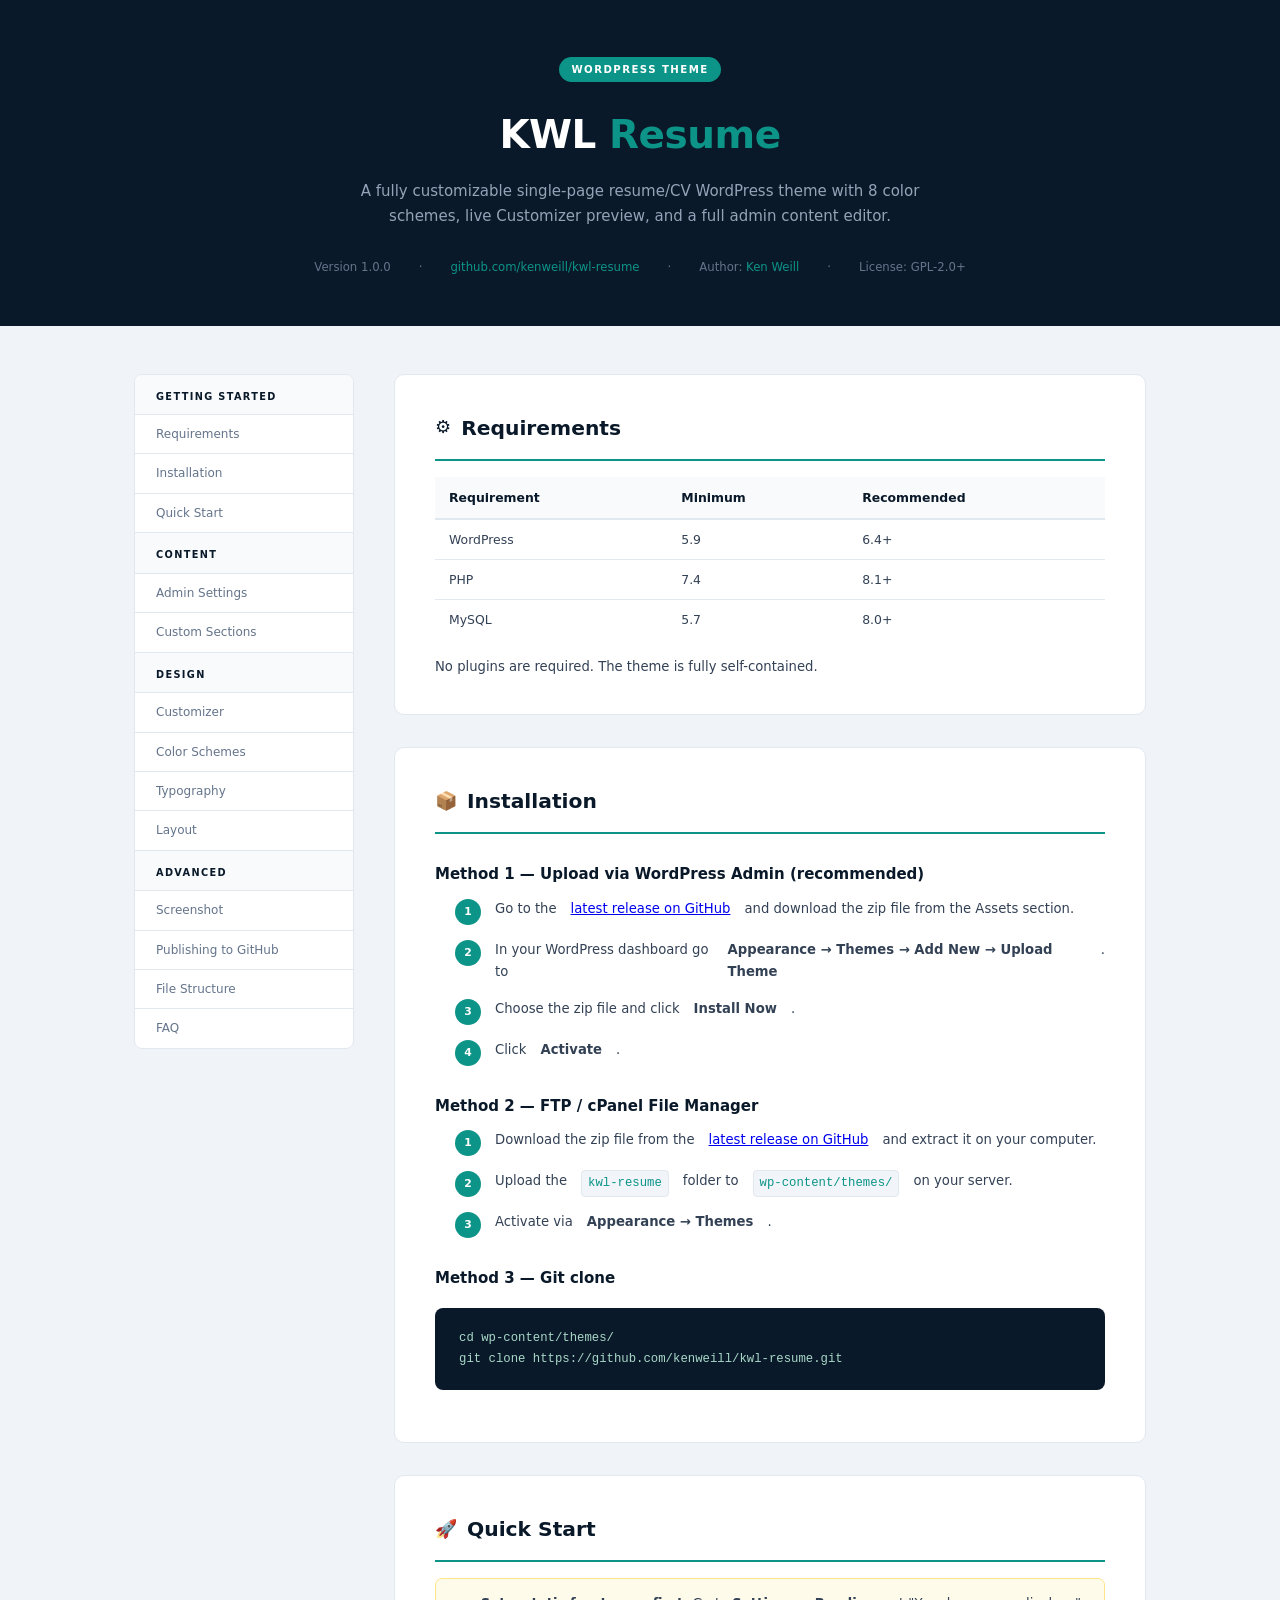
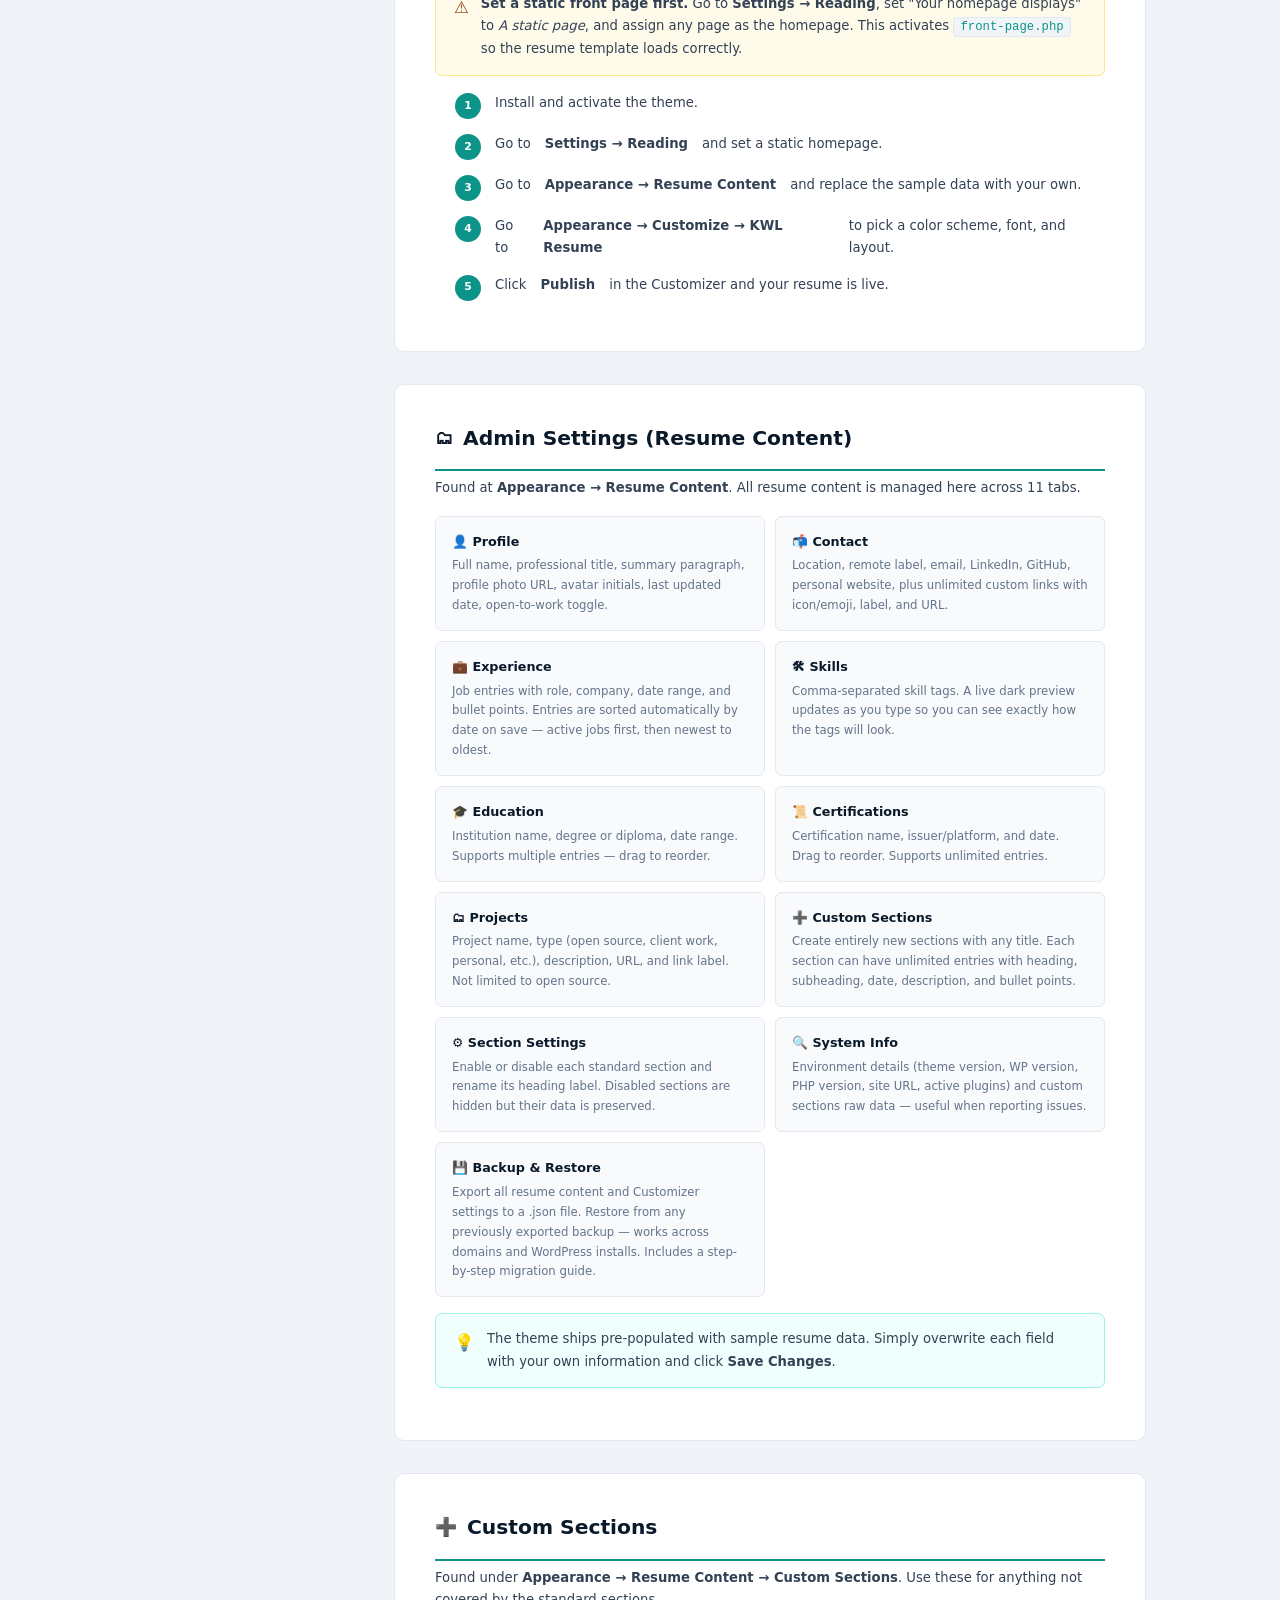
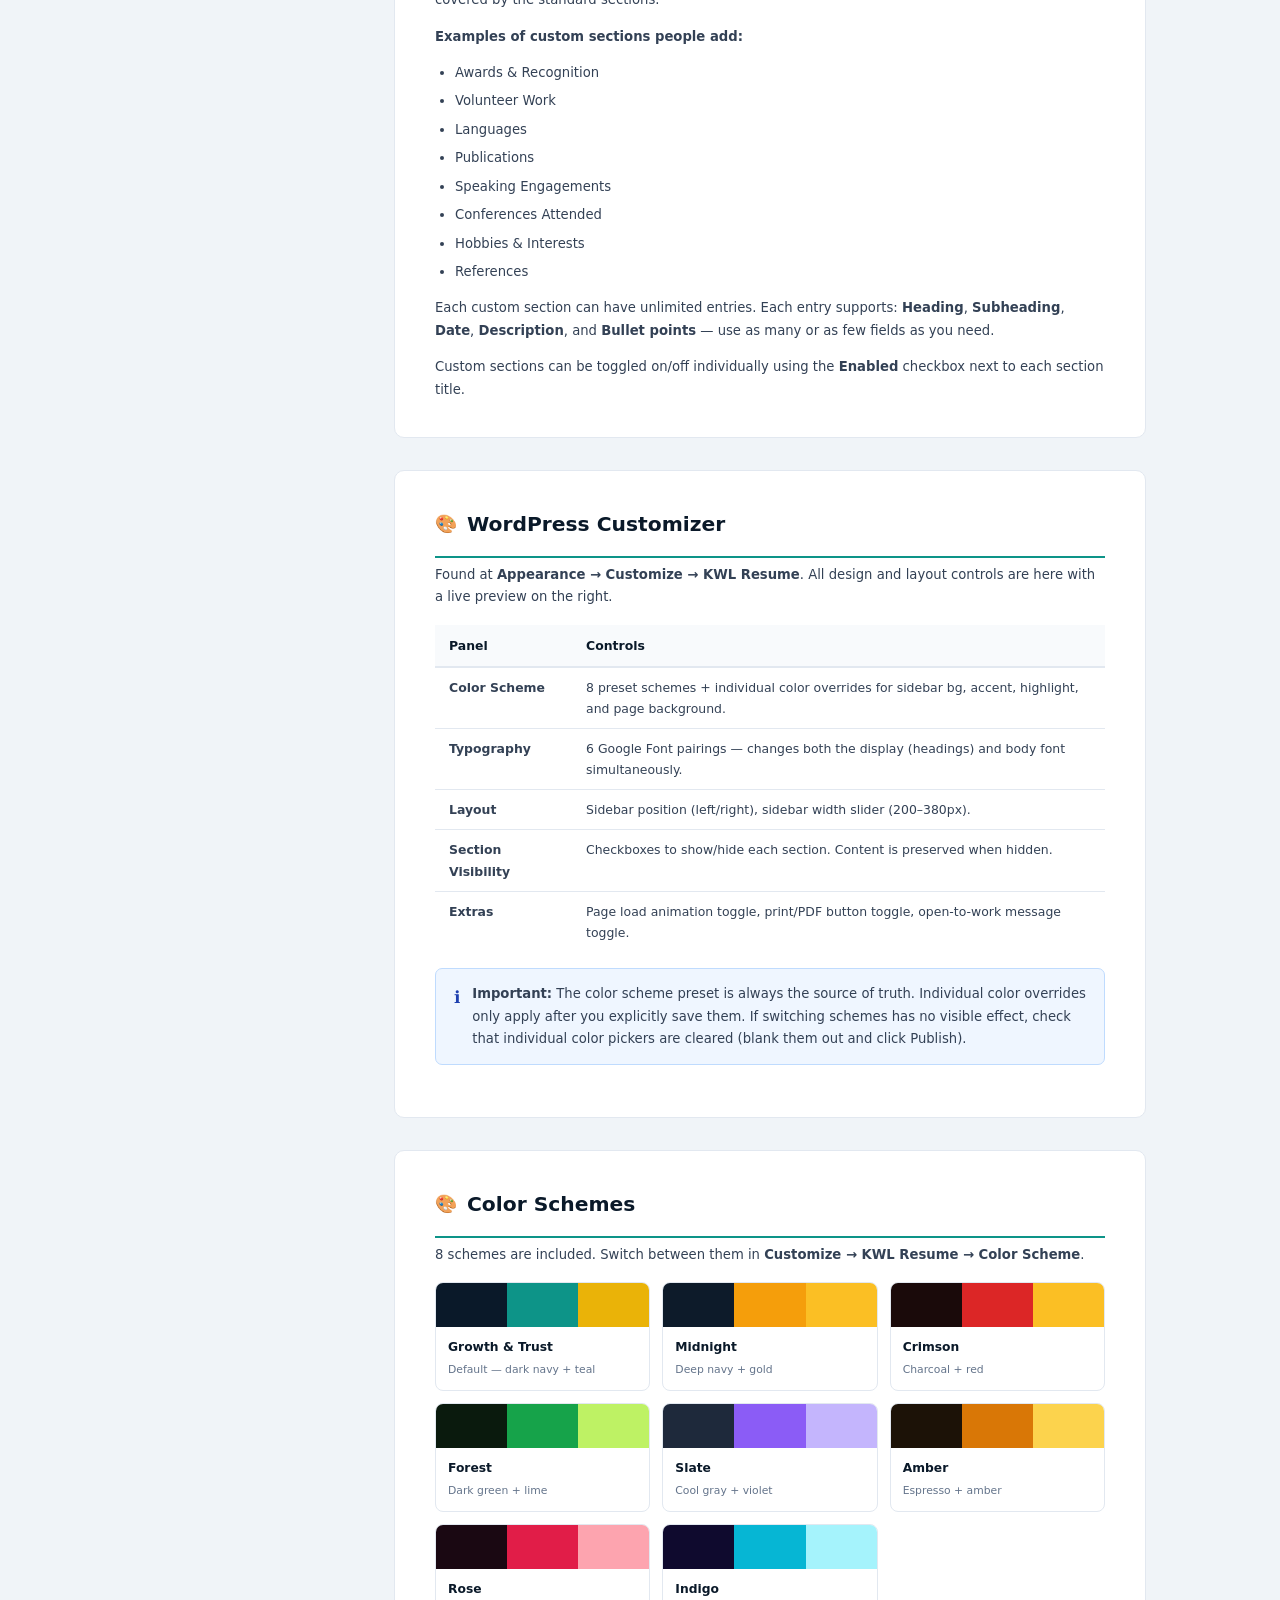
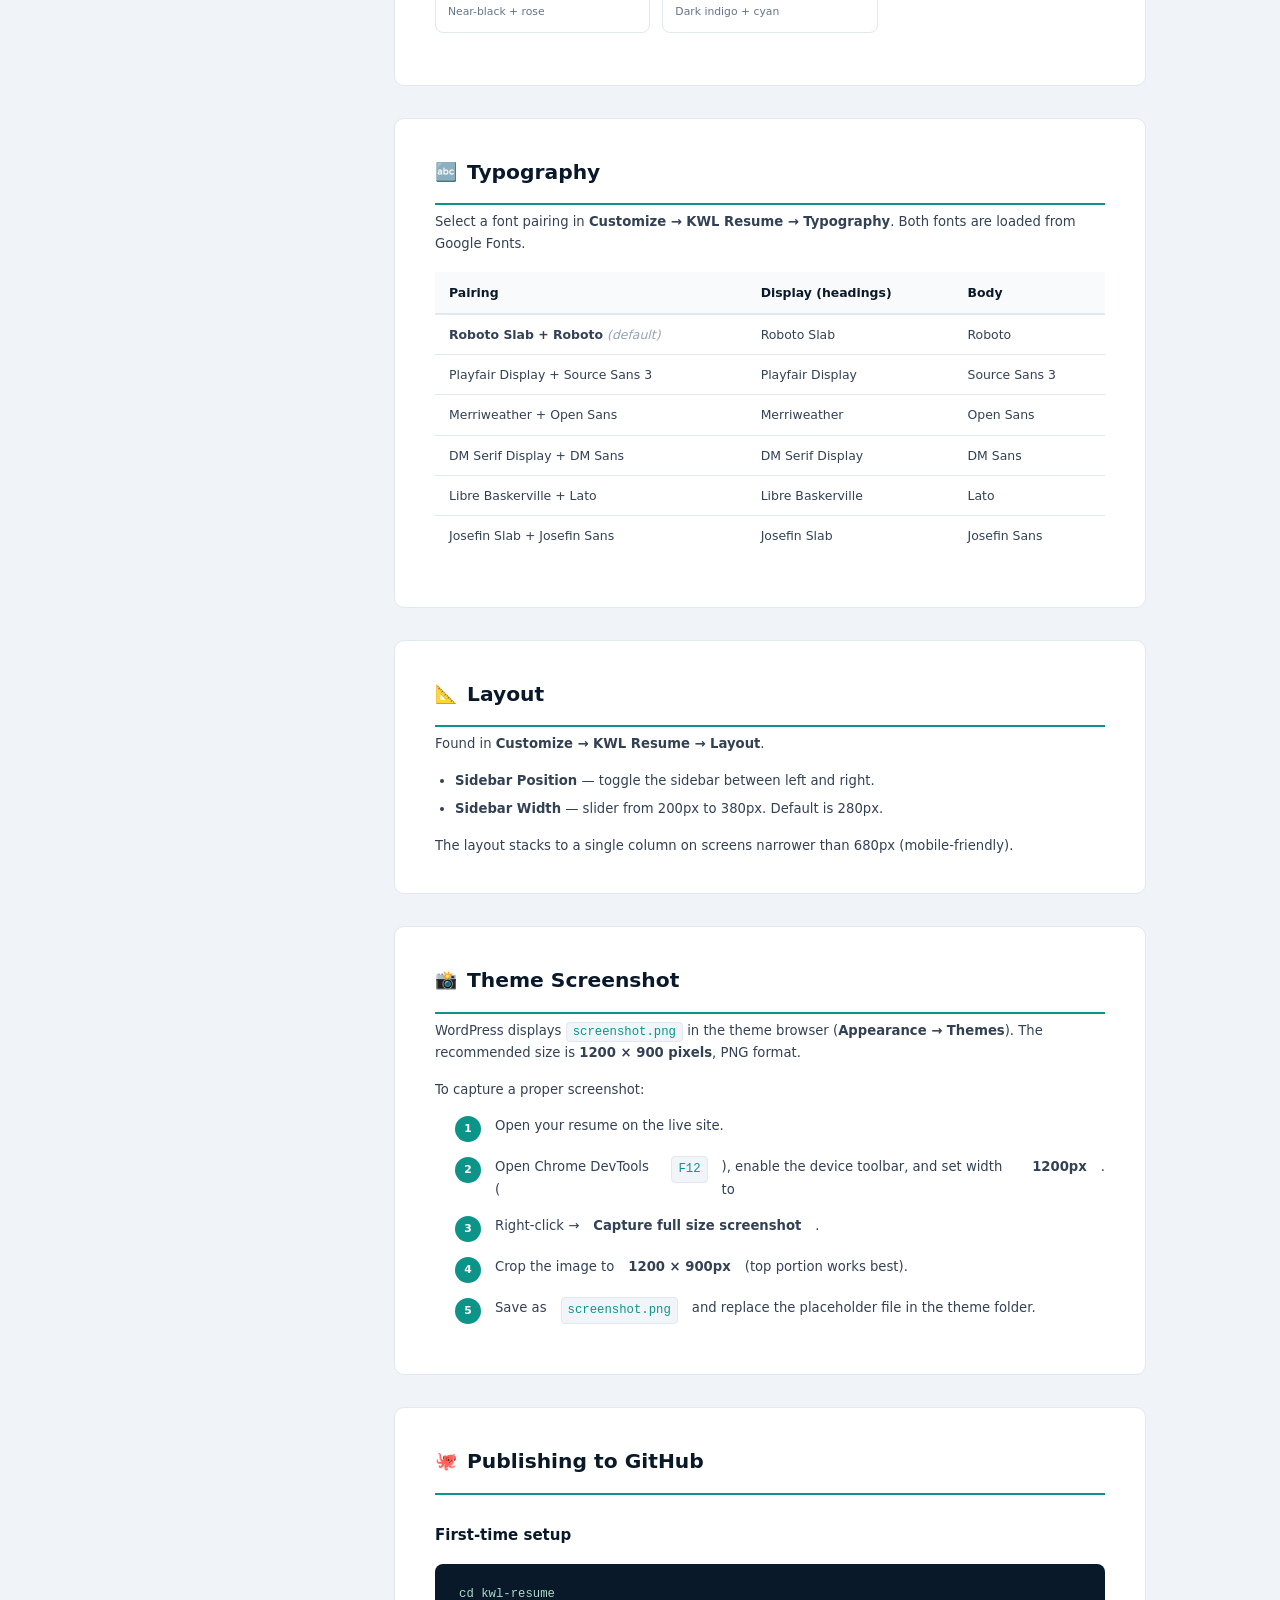
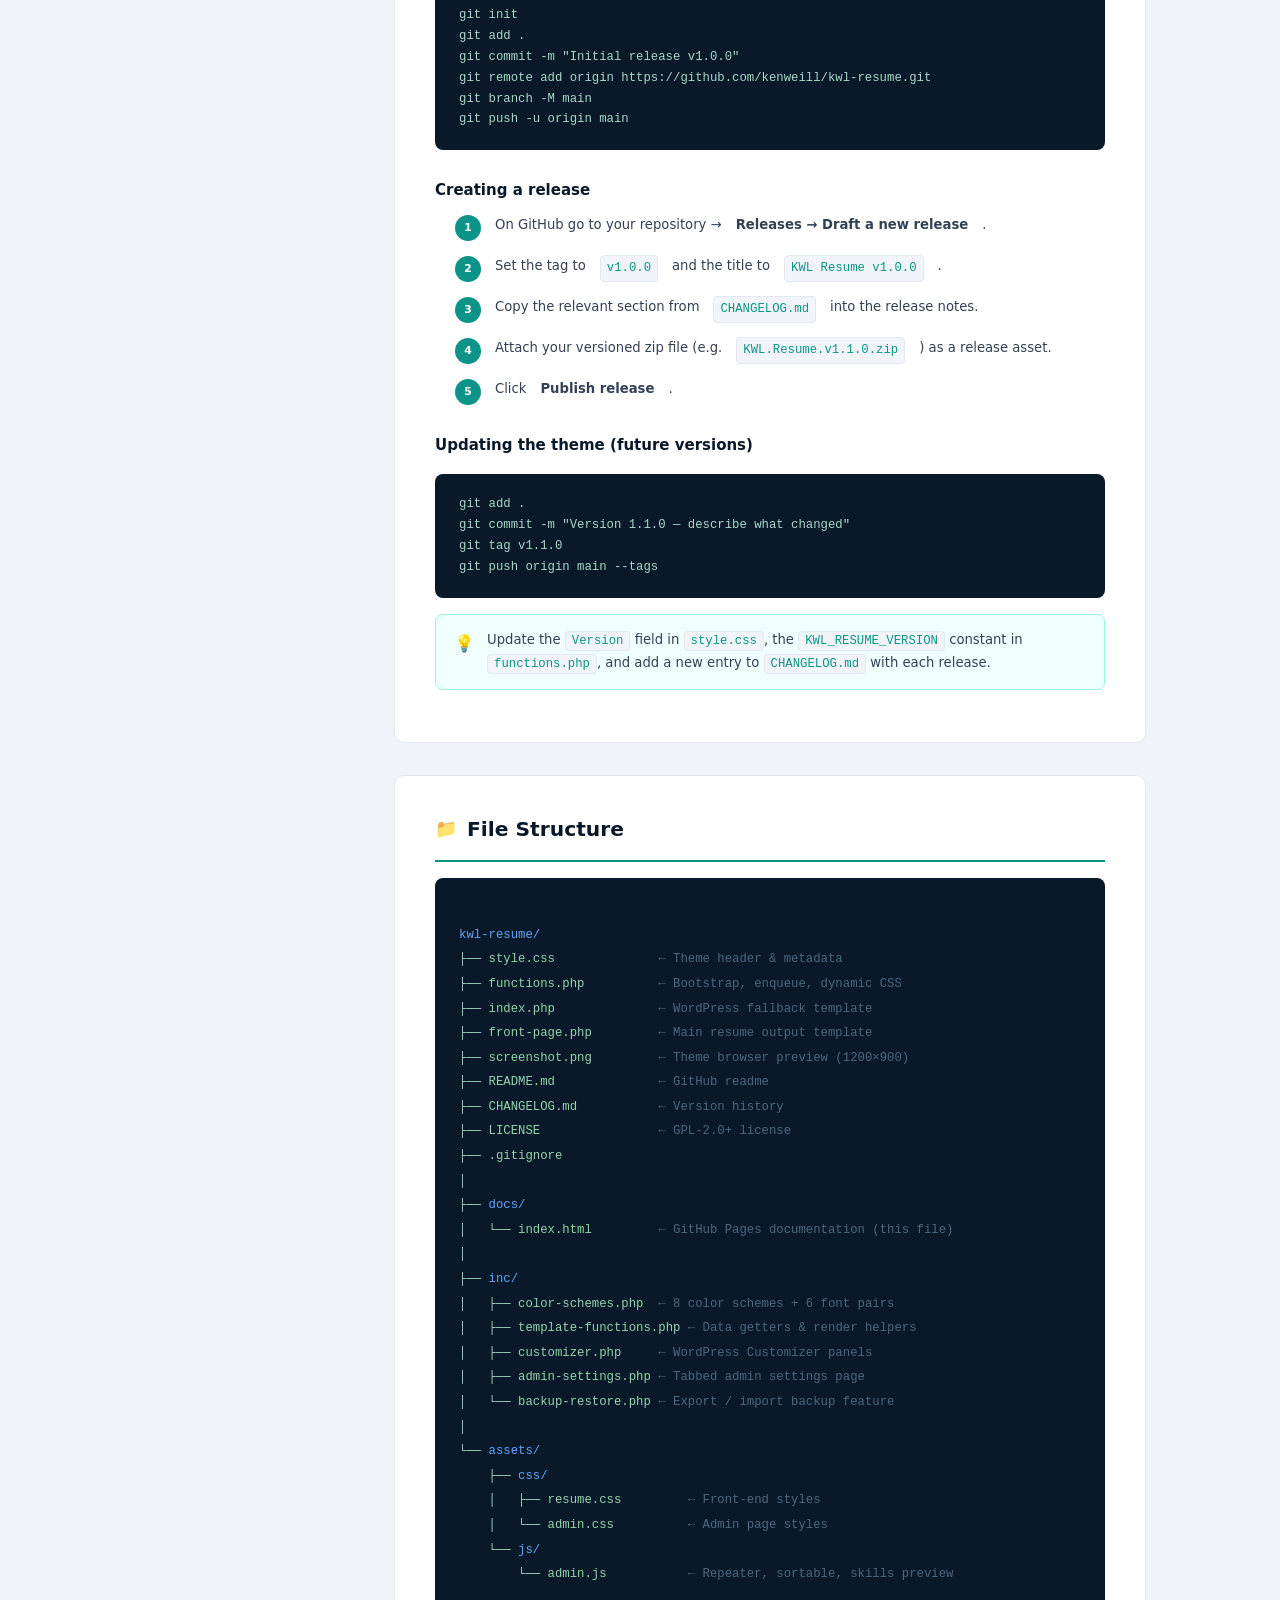
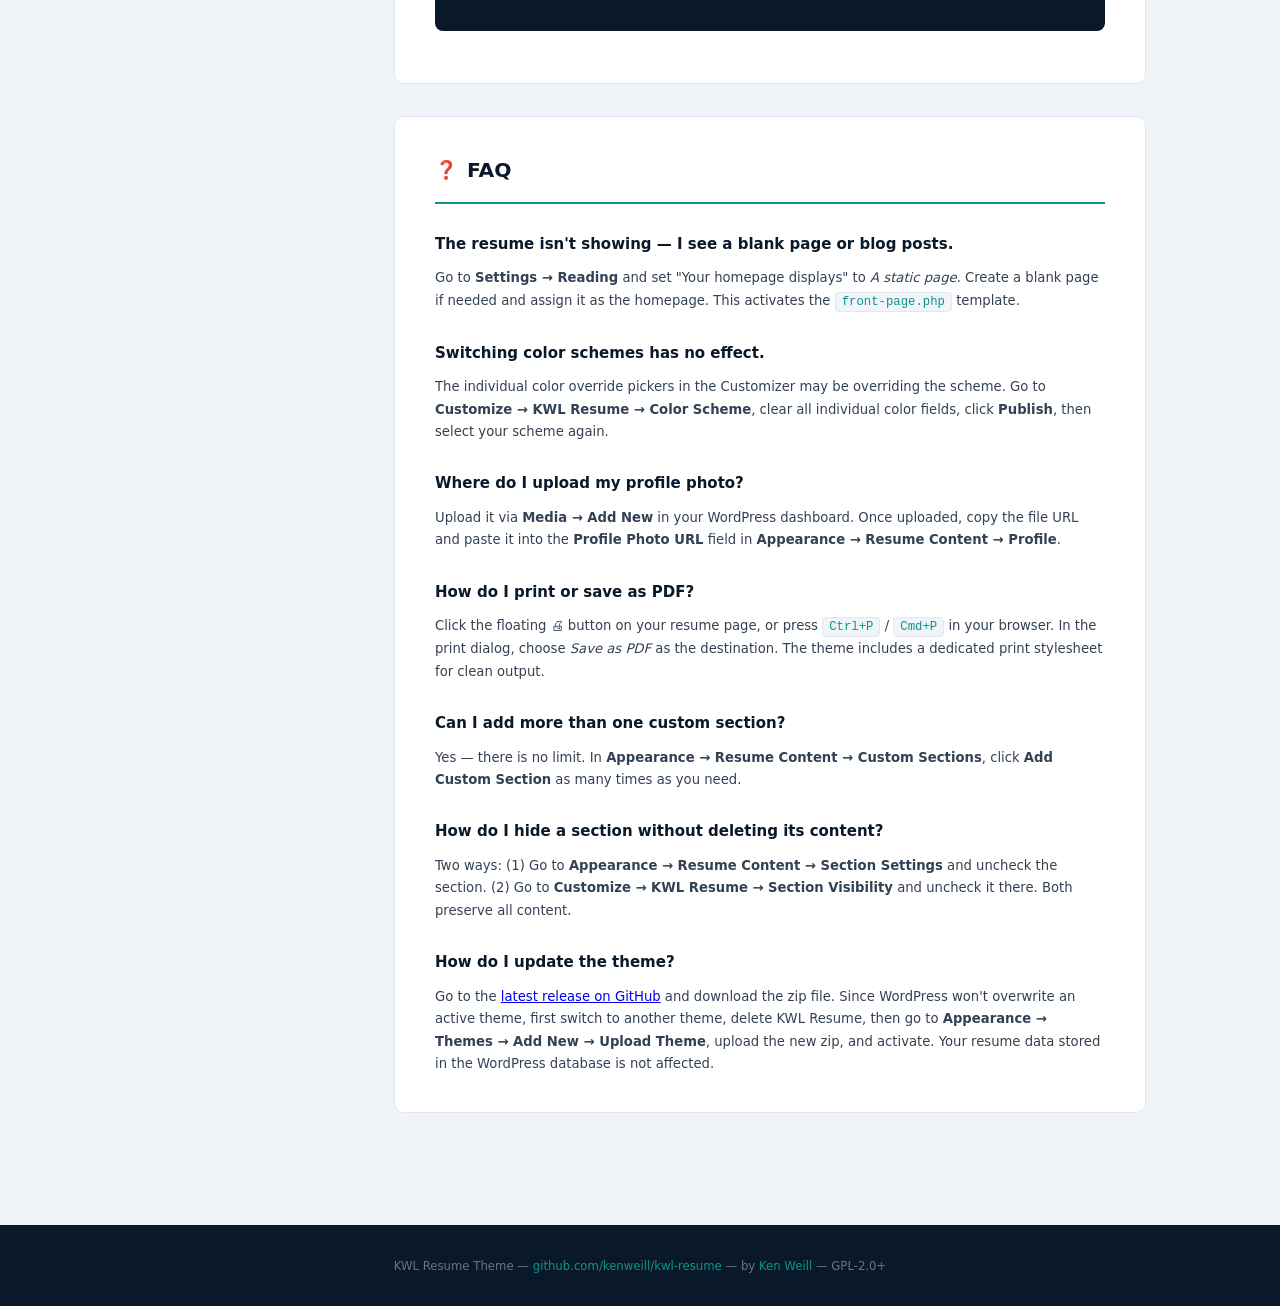
<file: docs/index.html>
<!DOCTYPE html>
<html lang="en">
<head>
<meta charset="UTF-8">
<meta name="viewport" content="width=device-width, initial-scale=1.0">
<title>KWL Resume — Documentation</title>
<style>
  *, *::before, *::after { box-sizing: border-box; margin: 0; padding: 0; }

  :root {
    --dark:    #0A1929;
    --accent:  #0D9488;
    --accent2: #14B8A6;
    --gold:    #EAB308;
    --bg:      #F0F4F8;
    --card:    #ffffff;
    --text:    #1E2D3D;
    --muted:   #64748B;
    --border:  #E2E8F0;
  }

  html { font-size: 15px; scroll-behavior: smooth; }

  body {
    font-family: 'Segoe UI', system-ui, sans-serif;
    background: var(--bg);
    color: var(--text);
    line-height: 1.7;
  }

  /* ── HEADER ── */
  .doc-header {
    background: var(--dark);
    color: #fff;
    padding: 56px 40px 48px;
    text-align: center;
  }
  .doc-header .badge {
    display: inline-block;
    background: var(--accent);
    color: #fff;
    font-size: 0.68rem;
    font-weight: 700;
    letter-spacing: 0.14em;
    text-transform: uppercase;
    padding: 4px 12px;
    border-radius: 20px;
    margin-bottom: 20px;
  }
  .doc-header h1 {
    font-size: 2.6rem;
    font-weight: 700;
    letter-spacing: -0.5px;
    margin-bottom: 10px;
  }
  .doc-header h1 span { color: var(--accent); }
  .doc-header p {
    font-size: 1rem;
    color: #94A3B8;
    max-width: 560px;
    margin: 0 auto 28px;
  }
  .header-meta {
    display: flex;
    justify-content: center;
    gap: 28px;
    flex-wrap: wrap;
    font-size: 0.78rem;
    color: #64748B;
  }
  .header-meta a { color: var(--accent); text-decoration: none; }
  .header-meta a:hover { color: var(--accent2); }

  /* ── LAYOUT ── */
  .doc-wrap {
    max-width: 1060px;
    margin: 0 auto;
    padding: 48px 24px 80px;
    display: grid;
    grid-template-columns: 220px 1fr;
    gap: 40px;
    align-items: start;
  }

  /* ── SIDEBAR NAV ── */
  .doc-nav {
    position: sticky;
    top: 24px;
  }
  .doc-nav ul {
    list-style: none;
    background: var(--card);
    border: 1px solid var(--border);
    border-radius: 8px;
    overflow: hidden;
  }
  .doc-nav li a {
    display: block;
    padding: 9px 18px;
    font-size: 0.8rem;
    font-weight: 500;
    color: var(--muted);
    text-decoration: none;
    border-left: 3px solid transparent;
    transition: color 0.15s, border-color 0.15s, background 0.15s;
  }
  .doc-nav li a:hover {
    color: var(--accent);
    border-left-color: var(--accent);
    background: #F0FFFE;
  }
  .doc-nav li.nav-group > a {
    font-size: 0.65rem;
    font-weight: 700;
    letter-spacing: 0.14em;
    text-transform: uppercase;
    color: var(--dark);
    background: #F8FAFC;
    border-left-color: transparent;
    cursor: default;
    padding-top: 14px;
  }
  .doc-nav li + li { border-top: 1px solid var(--border); }

  /* ── MAIN CONTENT ── */
  .doc-content { min-width: 0; }

  .doc-section {
    background: var(--card);
    border: 1px solid var(--border);
    border-radius: 10px;
    padding: 36px 40px;
    margin-bottom: 32px;
    scroll-margin-top: 24px;
  }

  .doc-section h2 {
    font-size: 1.35rem;
    font-weight: 700;
    color: var(--dark);
    margin-bottom: 6px;
    padding-bottom: 14px;
    border-bottom: 2px solid var(--accent);
    display: flex;
    align-items: center;
    gap: 10px;
  }
  .doc-section h2 .icon { font-size: 1.2rem; }

  .doc-section h3 {
    font-size: 1rem;
    font-weight: 600;
    color: var(--dark);
    margin: 28px 0 10px;
  }

  .doc-section p { margin-bottom: 14px; color: #334155; font-size: 0.88rem; }
  .doc-section p:last-child { margin-bottom: 0; }

  .doc-section ul, .doc-section ol {
    margin: 0 0 14px 20px;
    font-size: 0.88rem;
    color: #334155;
  }
  .doc-section li { margin-bottom: 6px; }

  /* ── STEP LIST ── */
  .steps { list-style: none; margin: 0 0 16px; padding: 0; }
  .steps li {
    display: flex;
    gap: 14px;
    align-items: flex-start;
    margin-bottom: 14px;
    font-size: 0.88rem;
    color: #334155;
  }
  .steps li .step-num {
    flex-shrink: 0;
    width: 26px;
    height: 26px;
    border-radius: 50%;
    background: var(--accent);
    color: #fff;
    font-size: 0.72rem;
    font-weight: 700;
    display: flex;
    align-items: center;
    justify-content: center;
    margin-top: 1px;
  }

  /* ── CODE ── */
  code {
    background: #F1F5F9;
    border: 1px solid #E2E8F0;
    border-radius: 4px;
    padding: 2px 6px;
    font-size: 0.82rem;
    font-family: 'Cascadia Code', 'Fira Code', monospace;
    color: #0D9488;
  }
  pre {
    background: #0A1929;
    color: #A8D8C8;
    border-radius: 8px;
    padding: 20px 24px;
    font-size: 0.82rem;
    font-family: 'Cascadia Code', 'Fira Code', monospace;
    overflow-x: auto;
    margin: 16px 0;
    line-height: 1.7;
  }

  /* ── SCHEME GRID ── */
  .scheme-grid {
    display: grid;
    grid-template-columns: repeat(auto-fill, minmax(200px, 1fr));
    gap: 12px;
    margin: 16px 0;
  }
  .scheme-card {
    border: 1px solid var(--border);
    border-radius: 8px;
    overflow: hidden;
    font-size: 0.78rem;
  }
  .scheme-preview {
    height: 44px;
    display: flex;
  }
  .scheme-preview span { flex: 1; }
  .scheme-info { padding: 10px 12px; }
  .scheme-info strong { display: block; font-size: 0.82rem; color: var(--dark); margin-bottom: 2px; }
  .scheme-info span { color: var(--muted); font-size: 0.72rem; }

  /* ── FONT TABLE ── */
  table {
    width: 100%;
    border-collapse: collapse;
    font-size: 0.83rem;
    margin: 16px 0;
  }
  th {
    background: #F8FAFC;
    font-weight: 600;
    color: var(--dark);
    padding: 10px 14px;
    text-align: left;
    border-bottom: 2px solid var(--border);
  }
  td {
    padding: 9px 14px;
    border-bottom: 1px solid var(--border);
    color: #334155;
    vertical-align: top;
  }
  tr:last-child td { border-bottom: none; }
  tr:hover td { background: #F8FFFE; }

  /* ── CALLOUT BOXES ── */
  .callout {
    border-radius: 7px;
    padding: 14px 18px;
    margin: 16px 0;
    font-size: 0.85rem;
    display: flex;
    gap: 12px;
    align-items: flex-start;
  }
  .callout-icon { font-size: 1.1rem; flex-shrink: 0; margin-top: 1px; }
  .callout p { margin: 0; }
  .callout-info { background: #EFF6FF; border: 1px solid #BFDBFE; color: #1E40AF; }
  .callout-tip  { background: #F0FFFE; border: 1px solid #99F6E4; color: #065F46; }
  .callout-warn { background: #FFFBEB; border: 1px solid #FDE68A; color: #92400E; }

  /* ── FILE TREE ── */
  .file-tree {
    white-space: pre;
    background: #0A1929;
    color: #A8D8C8;
    border-radius: 8px;
    padding: 20px 24px;
    font-size: 0.82rem;
    font-family: 'Cascadia Code', 'Fira Code', monospace;
    line-height: 2;
    margin: 16px 0;
  }
  .file-tree .dir { color: #60A5FA; }
  .file-tree .file { color: #94D3AC; }
  .file-tree .comment { color: #4A6880; }

  /* ── ADMIN TABS ── */
  .tab-list {
    display: grid;
    grid-template-columns: repeat(auto-fill, minmax(240px, 1fr));
    gap: 10px;
    margin: 16px 0;
  }
  .tab-card {
    background: #F8FAFC;
    border: 1px solid var(--border);
    border-radius: 7px;
    padding: 14px 16px;
  }
  .tab-card strong {
    display: block;
    font-size: 0.85rem;
    color: var(--dark);
    margin-bottom: 4px;
  }
  .tab-card p { font-size: 0.78rem; color: var(--muted); margin: 0; }

  /* ── FOOTER ── */
  .doc-footer {
    background: var(--dark);
    color: #64748B;
    text-align: center;
    padding: 32px 24px;
    font-size: 0.78rem;
  }
  .doc-footer a { color: var(--accent); text-decoration: none; }

  /* ── BACK TO TOP BUTTON ── */
  #back-to-top {
    position: fixed;
    bottom: 32px;
    right: 32px;
    width: 44px;
    height: 44px;
    border-radius: 50%;
    background: var(--accent);
    color: #fff;
    border: none;
    cursor: pointer;
    font-size: 1.2rem;
    display: flex;
    align-items: center;
    justify-content: center;
    box-shadow: 0 4px 16px rgba(13,148,136,0.35);
    opacity: 0;
    visibility: hidden;
    transform: translateY(12px);
    transition: opacity 0.25s, visibility 0.25s, transform 0.25s, background 0.2s;
    z-index: 999;
  }
  #back-to-top.visible {
    opacity: 1;
    visibility: visible;
    transform: translateY(0);
  }
  #back-to-top:hover { background: var(--accent2); }

  @media (max-width: 720px) {
    .doc-wrap { grid-template-columns: 1fr; }
    .doc-nav { display: none; }
    .doc-section { padding: 24px 20px; }
    .doc-header { padding: 36px 20px 32px; }
    .doc-header h1 { font-size: 1.9rem; }
  }
</style>
</head>
<body>

<!-- ── HEADER ── -->
<header class="doc-header">
  <div class="badge">WordPress Theme</div>
  <h1>KWL <span>Resume</span></h1>
  <p>A fully customizable single-page resume/CV WordPress theme with 8 color schemes, live Customizer preview, and a full admin content editor.</p>
  <div class="header-meta">
    <span id="kwl-version">Version 1.0.0</span>
    <span>·</span>
    <a href="https://github.com/kenweill/kwl-resume" target="_blank">github.com/kenweill/kwl-resume</a>
    <span>·</span>
    <span>Author: <a href="https://github.com/kenweill" target="_blank">Ken Weill</a></span>
    <span>·</span>
    <span>License: GPL-2.0+</span>
  </div>
</header>

<div class="doc-wrap">

  <!-- ── SIDEBAR NAV ── -->
  <nav class="doc-nav">
    <ul>
      <li class="nav-group"><a>Getting Started</a></li>
      <li><a href="#requirements">Requirements</a></li>
      <li><a href="#installation">Installation</a></li>
      <li><a href="#quick-start">Quick Start</a></li>
      <li class="nav-group"><a>Content</a></li>
      <li><a href="#admin-settings">Admin Settings</a></li>
      <li><a href="#custom-sections">Custom Sections</a></li>
      <li class="nav-group"><a>Design</a></li>
      <li><a href="#customizer">Customizer</a></li>
      <li><a href="#color-schemes">Color Schemes</a></li>
      <li><a href="#typography">Typography</a></li>
      <li><a href="#layout">Layout</a></li>
      <li class="nav-group"><a>Advanced</a></li>
      <li><a href="#screenshot">Screenshot</a></li>
      <li><a href="#github">Publishing to GitHub</a></li>
      <li><a href="#file-structure">File Structure</a></li>
      <li><a href="#faq">FAQ</a></li>
    </ul>
  </nav>

  <!-- ── MAIN CONTENT ── -->
  <main class="doc-content">

    <!-- Requirements -->
    <section class="doc-section" id="requirements">
      <h2><span class="icon">⚙️</span> Requirements</h2>
      <table>
        <tr><th>Requirement</th><th>Minimum</th><th>Recommended</th></tr>
        <tr><td>WordPress</td><td>5.9</td><td>6.4+</td></tr>
        <tr><td>PHP</td><td>7.4</td><td>8.1+</td></tr>
        <tr><td>MySQL</td><td>5.7</td><td>8.0+</td></tr>
      </table>
      <p>No plugins are required. The theme is fully self-contained.</p>
    </section>

    <!-- Installation -->
    <section class="doc-section" id="installation">
      <h2><span class="icon">📦</span> Installation</h2>

      <h3>Method 1 — Upload via WordPress Admin (recommended)</h3>
      <ol class="steps">
        <li><span class="step-num">1</span>Go to the <a href="https://github.com/kenweill/kwl-resume/releases/latest" target="_blank" rel="noopener">latest release on GitHub</a> and download the zip file from the Assets section.</li>
        <li><span class="step-num">2</span>In your WordPress dashboard go to <strong>Appearance → Themes → Add New → Upload Theme</strong>.</li>
        <li><span class="step-num">3</span>Choose the zip file and click <strong>Install Now</strong>.</li>
        <li><span class="step-num">4</span>Click <strong>Activate</strong>.</li>
      </ol>

      <h3>Method 2 — FTP / cPanel File Manager</h3>
      <ol class="steps">
        <li><span class="step-num">1</span>Download the zip file from the <a href="https://github.com/kenweill/kwl-resume/releases/latest" target="_blank" rel="noopener">latest release on GitHub</a> and extract it on your computer.</li>
        <li><span class="step-num">2</span>Upload the <code>kwl-resume</code> folder to <code>wp-content/themes/</code> on your server.</li>
        <li><span class="step-num">3</span>Activate via <strong>Appearance → Themes</strong>.</li>
      </ol>

      <h3>Method 3 — Git clone</h3>
      <pre>cd wp-content/themes/
git clone https://github.com/kenweill/kwl-resume.git</pre>
    </section>

    <!-- Quick Start -->
    <section class="doc-section" id="quick-start">
      <h2><span class="icon">🚀</span> Quick Start</h2>

      <div class="callout callout-warn">
        <span class="callout-icon">⚠️</span>
        <p><strong>Set a static front page first.</strong> Go to <strong>Settings → Reading</strong>, set "Your homepage displays" to <em>A static page</em>, and assign any page as the homepage. This activates <code>front-page.php</code> so the resume template loads correctly.</p>
      </div>

      <ol class="steps">
        <li><span class="step-num">1</span>Install and activate the theme.</li>
        <li><span class="step-num">2</span>Go to <strong>Settings → Reading</strong> and set a static homepage.</li>
        <li><span class="step-num">3</span>Go to <strong>Appearance → Resume Content</strong> and replace the sample data with your own.</li>
        <li><span class="step-num">4</span>Go to <strong>Appearance → Customize → KWL Resume</strong> to pick a color scheme, font, and layout.</li>
        <li><span class="step-num">5</span>Click <strong>Publish</strong> in the Customizer and your resume is live.</li>
      </ol>
    </section>

    <!-- Admin Settings -->
    <section class="doc-section" id="admin-settings">
      <h2><span class="icon">🗂</span> Admin Settings (Resume Content)</h2>
      <p>Found at <strong>Appearance → Resume Content</strong>. All resume content is managed here across 11 tabs.</p>

      <div class="tab-list">
        <div class="tab-card">
          <strong>👤 Profile</strong>
          <p>Full name, professional title, summary paragraph, profile photo URL, avatar initials, last updated date, open-to-work toggle.</p>
        </div>
        <div class="tab-card">
          <strong>📬 Contact</strong>
          <p>Location, remote label, email, LinkedIn, GitHub, personal website, plus unlimited custom links with icon/emoji, label, and URL.</p>
        </div>
        <div class="tab-card">
          <strong>💼 Experience</strong>
          <p>Job entries with role, company, date range, and bullet points. Entries are sorted automatically by date on save — active jobs first, then newest to oldest.</p>
        </div>
        <div class="tab-card">
          <strong>🛠 Skills</strong>
          <p>Comma-separated skill tags. A live dark preview updates as you type so you can see exactly how the tags will look.</p>
        </div>
        <div class="tab-card">
          <strong>🎓 Education</strong>
          <p>Institution name, degree or diploma, date range. Supports multiple entries — drag to reorder.</p>
        </div>
        <div class="tab-card">
          <strong>📜 Certifications</strong>
          <p>Certification name, issuer/platform, and date. Drag to reorder. Supports unlimited entries.</p>
        </div>
        <div class="tab-card">
          <strong>🗂 Projects</strong>
          <p>Project name, type (open source, client work, personal, etc.), description, URL, and link label. Not limited to open source.</p>
        </div>
        <div class="tab-card">
          <strong>➕ Custom Sections</strong>
          <p>Create entirely new sections with any title. Each section can have unlimited entries with heading, subheading, date, description, and bullet points.</p>
        </div>
        <div class="tab-card">
          <strong>⚙️ Section Settings</strong>
          <p>Enable or disable each standard section and rename its heading label. Disabled sections are hidden but their data is preserved.</p>
        </div>
        <div class="tab-card">
          <strong>🔍 System Info</strong>
          <p>Environment details (theme version, WP version, PHP version, site URL, active plugins) and custom sections raw data — useful when reporting issues.</p>
        </div>
        <div class="tab-card">
          <strong>💾 Backup &amp; Restore</strong>
          <p>Export all resume content and Customizer settings to a .json file. Restore from any previously exported backup — works across domains and WordPress installs. Includes a step-by-step migration guide.</p>
        </div>
      </div>

      <div class="callout callout-tip">
        <span class="callout-icon">💡</span>
        <p>The theme ships pre-populated with sample resume data. Simply overwrite each field with your own information and click <strong>Save Changes</strong>.</p>
      </div>
    </section>

    <!-- Custom Sections -->
    <section class="doc-section" id="custom-sections">
      <h2><span class="icon">➕</span> Custom Sections</h2>
      <p>Found under <strong>Appearance → Resume Content → Custom Sections</strong>. Use these for anything not covered by the standard sections.</p>

      <p><strong>Examples of custom sections people add:</strong></p>
      <ul>
        <li>Awards &amp; Recognition</li>
        <li>Volunteer Work</li>
        <li>Languages</li>
        <li>Publications</li>
        <li>Speaking Engagements</li>
        <li>Conferences Attended</li>
        <li>Hobbies &amp; Interests</li>
        <li>References</li>
      </ul>

      <p>Each custom section can have unlimited entries. Each entry supports: <strong>Heading</strong>, <strong>Subheading</strong>, <strong>Date</strong>, <strong>Description</strong>, and <strong>Bullet points</strong> — use as many or as few fields as you need.</p>

      <p>Custom sections can be toggled on/off individually using the <strong>Enabled</strong> checkbox next to each section title.</p>
    </section>

    <!-- Customizer -->
    <section class="doc-section" id="customizer">
      <h2><span class="icon">🎨</span> WordPress Customizer</h2>
      <p>Found at <strong>Appearance → Customize → KWL Resume</strong>. All design and layout controls are here with a live preview on the right.</p>

      <table>
        <tr><th>Panel</th><th>Controls</th></tr>
        <tr>
          <td><strong>Color Scheme</strong></td>
          <td>8 preset schemes + individual color overrides for sidebar bg, accent, highlight, and page background.</td>
        </tr>
        <tr>
          <td><strong>Typography</strong></td>
          <td>6 Google Font pairings — changes both the display (headings) and body font simultaneously.</td>
        </tr>
        <tr>
          <td><strong>Layout</strong></td>
          <td>Sidebar position (left/right), sidebar width slider (200–380px).</td>
        </tr>
        <tr>
          <td><strong>Section Visibility</strong></td>
          <td>Checkboxes to show/hide each section. Content is preserved when hidden.</td>
        </tr>
        <tr>
          <td><strong>Extras</strong></td>
          <td>Page load animation toggle, print/PDF button toggle, open-to-work message toggle.</td>
        </tr>
      </table>

      <div class="callout callout-info">
        <span class="callout-icon">ℹ️</span>
        <p><strong>Important:</strong> The color scheme preset is always the source of truth. Individual color overrides only apply after you explicitly save them. If switching schemes has no visible effect, check that individual color pickers are cleared (blank them out and click Publish).</p>
      </div>
    </section>

    <!-- Color Schemes -->
    <section class="doc-section" id="color-schemes">
      <h2><span class="icon">🎨</span> Color Schemes</h2>
      <p>8 schemes are included. Switch between them in <strong>Customize → KWL Resume → Color Scheme</strong>.</p>

      <div class="scheme-grid">
        <div class="scheme-card">
          <div class="scheme-preview">
            <span style="background:#0A1929"></span>
            <span style="background:#0D9488"></span>
            <span style="background:#EAB308"></span>
          </div>
          <div class="scheme-info">
            <strong>Growth &amp; Trust</strong>
            <span>Default — dark navy + teal</span>
          </div>
        </div>
        <div class="scheme-card">
          <div class="scheme-preview">
            <span style="background:#0D1B2A"></span>
            <span style="background:#F59E0B"></span>
            <span style="background:#FBBF24"></span>
          </div>
          <div class="scheme-info">
            <strong>Midnight</strong>
            <span>Deep navy + gold</span>
          </div>
        </div>
        <div class="scheme-card">
          <div class="scheme-preview">
            <span style="background:#1A0A0A"></span>
            <span style="background:#DC2626"></span>
            <span style="background:#FBBF24"></span>
          </div>
          <div class="scheme-info">
            <strong>Crimson</strong>
            <span>Charcoal + red</span>
          </div>
        </div>
        <div class="scheme-card">
          <div class="scheme-preview">
            <span style="background:#0A1A0D"></span>
            <span style="background:#16A34A"></span>
            <span style="background:#BEF264"></span>
          </div>
          <div class="scheme-info">
            <strong>Forest</strong>
            <span>Dark green + lime</span>
          </div>
        </div>
        <div class="scheme-card">
          <div class="scheme-preview">
            <span style="background:#1E293B"></span>
            <span style="background:#8B5CF6"></span>
            <span style="background:#C4B5FD"></span>
          </div>
          <div class="scheme-info">
            <strong>Slate</strong>
            <span>Cool gray + violet</span>
          </div>
        </div>
        <div class="scheme-card">
          <div class="scheme-preview">
            <span style="background:#1C1207"></span>
            <span style="background:#D97706"></span>
            <span style="background:#FCD34D"></span>
          </div>
          <div class="scheme-info">
            <strong>Amber</strong>
            <span>Espresso + amber</span>
          </div>
        </div>
        <div class="scheme-card">
          <div class="scheme-preview">
            <span style="background:#1A0812"></span>
            <span style="background:#E11D48"></span>
            <span style="background:#FDA4AF"></span>
          </div>
          <div class="scheme-info">
            <strong>Rose</strong>
            <span>Near-black + rose</span>
          </div>
        </div>
        <div class="scheme-card">
          <div class="scheme-preview">
            <span style="background:#0F0A2E"></span>
            <span style="background:#06B6D4"></span>
            <span style="background:#A5F3FC"></span>
          </div>
          <div class="scheme-info">
            <strong>Indigo</strong>
            <span>Dark indigo + cyan</span>
          </div>
        </div>
      </div>
    </section>

    <!-- Typography -->
    <section class="doc-section" id="typography">
      <h2><span class="icon">🔤</span> Typography</h2>
      <p>Select a font pairing in <strong>Customize → KWL Resume → Typography</strong>. Both fonts are loaded from Google Fonts.</p>
      <table>
        <tr><th>Pairing</th><th>Display (headings)</th><th>Body</th></tr>
        <tr><td><strong>Roboto Slab + Roboto</strong> <em style="color:#94A3B8">(default)</em></td><td>Roboto Slab</td><td>Roboto</td></tr>
        <tr><td>Playfair Display + Source Sans 3</td><td>Playfair Display</td><td>Source Sans 3</td></tr>
        <tr><td>Merriweather + Open Sans</td><td>Merriweather</td><td>Open Sans</td></tr>
        <tr><td>DM Serif Display + DM Sans</td><td>DM Serif Display</td><td>DM Sans</td></tr>
        <tr><td>Libre Baskerville + Lato</td><td>Libre Baskerville</td><td>Lato</td></tr>
        <tr><td>Josefin Slab + Josefin Sans</td><td>Josefin Slab</td><td>Josefin Sans</td></tr>
      </table>
    </section>

    <!-- Layout -->
    <section class="doc-section" id="layout">
      <h2><span class="icon">📐</span> Layout</h2>
      <p>Found in <strong>Customize → KWL Resume → Layout</strong>.</p>
      <ul>
        <li><strong>Sidebar Position</strong> — toggle the sidebar between left and right.</li>
        <li><strong>Sidebar Width</strong> — slider from 200px to 380px. Default is 280px.</li>
      </ul>
      <p>The layout stacks to a single column on screens narrower than 680px (mobile-friendly).</p>
    </section>

    <!-- Screenshot -->
    <section class="doc-section" id="screenshot">
      <h2><span class="icon">📸</span> Theme Screenshot</h2>
      <p>WordPress displays <code>screenshot.png</code> in the theme browser (<strong>Appearance → Themes</strong>). The recommended size is <strong>1200 × 900 pixels</strong>, PNG format.</p>

      <p>To capture a proper screenshot:</p>
      <ol class="steps">
        <li><span class="step-num">1</span>Open your resume on the live site.</li>
        <li><span class="step-num">2</span>Open Chrome DevTools (<code>F12</code>), enable the device toolbar, and set width to <strong>1200px</strong>.</li>
        <li><span class="step-num">3</span>Right-click → <strong>Capture full size screenshot</strong>.</li>
        <li><span class="step-num">4</span>Crop the image to <strong>1200 × 900px</strong> (top portion works best).</li>
        <li><span class="step-num">5</span>Save as <code>screenshot.png</code> and replace the placeholder file in the theme folder.</li>
      </ol>
    </section>

    <!-- GitHub -->
    <section class="doc-section" id="github">
      <h2><span class="icon">🐙</span> Publishing to GitHub</h2>

      <h3>First-time setup</h3>
      <pre>cd kwl-resume
git init
git add .
git commit -m "Initial release v1.0.0"
git remote add origin https://github.com/kenweill/kwl-resume.git
git branch -M main
git push -u origin main</pre>

      <h3>Creating a release</h3>
      <ol class="steps">
        <li><span class="step-num">1</span>On GitHub go to your repository → <strong>Releases → Draft a new release</strong>.</li>
        <li><span class="step-num">2</span>Set the tag to <code>v1.0.0</code> and the title to <code>KWL Resume v1.0.0</code>.</li>
        <li><span class="step-num">3</span>Copy the relevant section from <code>CHANGELOG.md</code> into the release notes.</li>
        <li><span class="step-num">4</span>Attach your versioned zip file (e.g. <code>KWL.Resume.v1.1.0.zip</code>) as a release asset.</li>
        <li><span class="step-num">5</span>Click <strong>Publish release</strong>.</li>
      </ol>

      <h3>Updating the theme (future versions)</h3>
      <pre>git add .
git commit -m "Version 1.1.0 — describe what changed"
git tag v1.1.0
git push origin main --tags</pre>

      <div class="callout callout-tip">
        <span class="callout-icon">💡</span>
        <p>Update the <code>Version</code> field in <code>style.css</code>, the <code>KWL_RESUME_VERSION</code> constant in <code>functions.php</code>, and add a new entry to <code>CHANGELOG.md</code> with each release.</p>
      </div>
    </section>

    <!-- File Structure -->
    <section class="doc-section" id="file-structure">
      <h2><span class="icon">📁</span> File Structure</h2>
      <div class="file-tree">
<span class="dir">kwl-resume/</span>
├── <span class="file">style.css</span>              <span class="comment">← Theme header &amp; metadata</span>
├── <span class="file">functions.php</span>          <span class="comment">← Bootstrap, enqueue, dynamic CSS</span>
├── <span class="file">index.php</span>              <span class="comment">← WordPress fallback template</span>
├── <span class="file">front-page.php</span>         <span class="comment">← Main resume output template</span>
├── <span class="file">screenshot.png</span>         <span class="comment">← Theme browser preview (1200×900)</span>
├── <span class="file">README.md</span>              <span class="comment">← GitHub readme</span>
├── <span class="file">CHANGELOG.md</span>           <span class="comment">← Version history</span>
├── <span class="file">LICENSE</span>                <span class="comment">← GPL-2.0+ license</span>
├── <span class="file">.gitignore</span>
│
├── <span class="dir">docs/</span>
│   └── <span class="file">index.html</span>         <span class="comment">← GitHub Pages documentation (this file)</span>
│
├── <span class="dir">inc/</span>
│   ├── <span class="file">color-schemes.php</span>  <span class="comment">← 8 color schemes + 6 font pairs</span>
│   ├── <span class="file">template-functions.php</span> <span class="comment">← Data getters &amp; render helpers</span>
│   ├── <span class="file">customizer.php</span>     <span class="comment">← WordPress Customizer panels</span>
│   ├── <span class="file">admin-settings.php</span> <span class="comment">← Tabbed admin settings page</span>
│   └── <span class="file">backup-restore.php</span> <span class="comment">← Export / import backup feature</span>
│
└── <span class="dir">assets/</span>
    ├── <span class="dir">css/</span>
    │   ├── <span class="file">resume.css</span>         <span class="comment">← Front-end styles</span>
    │   └── <span class="file">admin.css</span>          <span class="comment">← Admin page styles</span>
    └── <span class="dir">js/</span>
        └── <span class="file">admin.js</span>           <span class="comment">← Repeater, sortable, skills preview</span>
      </div>
    </section>

    <!-- FAQ -->
    <section class="doc-section" id="faq">
      <h2><span class="icon">❓</span> FAQ</h2>

      <h3>The resume isn't showing — I see a blank page or blog posts.</h3>
      <p>Go to <strong>Settings → Reading</strong> and set "Your homepage displays" to <em>A static page</em>. Create a blank page if needed and assign it as the homepage. This activates the <code>front-page.php</code> template.</p>

      <h3>Switching color schemes has no effect.</h3>
      <p>The individual color override pickers in the Customizer may be overriding the scheme. Go to <strong>Customize → KWL Resume → Color Scheme</strong>, clear all individual color fields, click <strong>Publish</strong>, then select your scheme again.</p>

      <h3>Where do I upload my profile photo?</h3>
      <p>Upload it via <strong>Media → Add New</strong> in your WordPress dashboard. Once uploaded, copy the file URL and paste it into the <strong>Profile Photo URL</strong> field in <strong>Appearance → Resume Content → Profile</strong>.</p>

      <h3>How do I print or save as PDF?</h3>
      <p>Click the floating 🖨 button on your resume page, or press <code>Ctrl+P</code> / <code>Cmd+P</code> in your browser. In the print dialog, choose <em>Save as PDF</em> as the destination. The theme includes a dedicated print stylesheet for clean output.</p>

      <h3>Can I add more than one custom section?</h3>
      <p>Yes — there is no limit. In <strong>Appearance → Resume Content → Custom Sections</strong>, click <strong>Add Custom Section</strong> as many times as you need.</p>

      <h3>How do I hide a section without deleting its content?</h3>
      <p>Two ways: (1) Go to <strong>Appearance → Resume Content → Section Settings</strong> and uncheck the section. (2) Go to <strong>Customize → KWL Resume → Section Visibility</strong> and uncheck it there. Both preserve all content.</p>

      <h3>How do I update the theme?</h3>
      <p>Go to the <a href="https://github.com/kenweill/kwl-resume/releases/latest" target="_blank" rel="noopener">latest release on GitHub</a> and download the zip file. Since WordPress won't overwrite an active theme, first switch to another theme, delete KWL Resume, then go to <strong>Appearance → Themes → Add New → Upload Theme</strong>, upload the new zip, and activate. Your resume data stored in the WordPress database is not affected.</p>
    </section>

  </main>
</div>

<footer class="doc-footer">
  <p>KWL Resume Theme — <a href="https://github.com/kenweill/kwl-resume">github.com/kenweill/kwl-resume</a> — by <a href="https://github.com/kenweill">Ken Weill</a> — GPL-2.0+</p>
</footer>

<button id="back-to-top" title="Back to top">↑</button>

<script>
  fetch('https://api.github.com/repos/kenweill/kwl-resume/releases/latest')
    .then(function(r) { return r.json(); })
    .then(function(data) {
      if (data && data.tag_name) {
        var el = document.getElementById('kwl-version');
        if (el) el.textContent = 'Version ' + data.tag_name.replace(/^v/, '');
      }
    })
    .catch(function() {
      // silently fail — hardcoded version remains as fallback
    });

  // Back to top button
  var btn = document.getElementById('back-to-top');
  window.addEventListener('scroll', function() {
    if (window.scrollY > 300) {
      btn.classList.add('visible');
    } else {
      btn.classList.remove('visible');
    }
  });
  btn.addEventListener('click', function() {
    window.scrollTo({ top: 0, behavior: 'smooth' });
  });
</script>
</body>
</html>
</file>
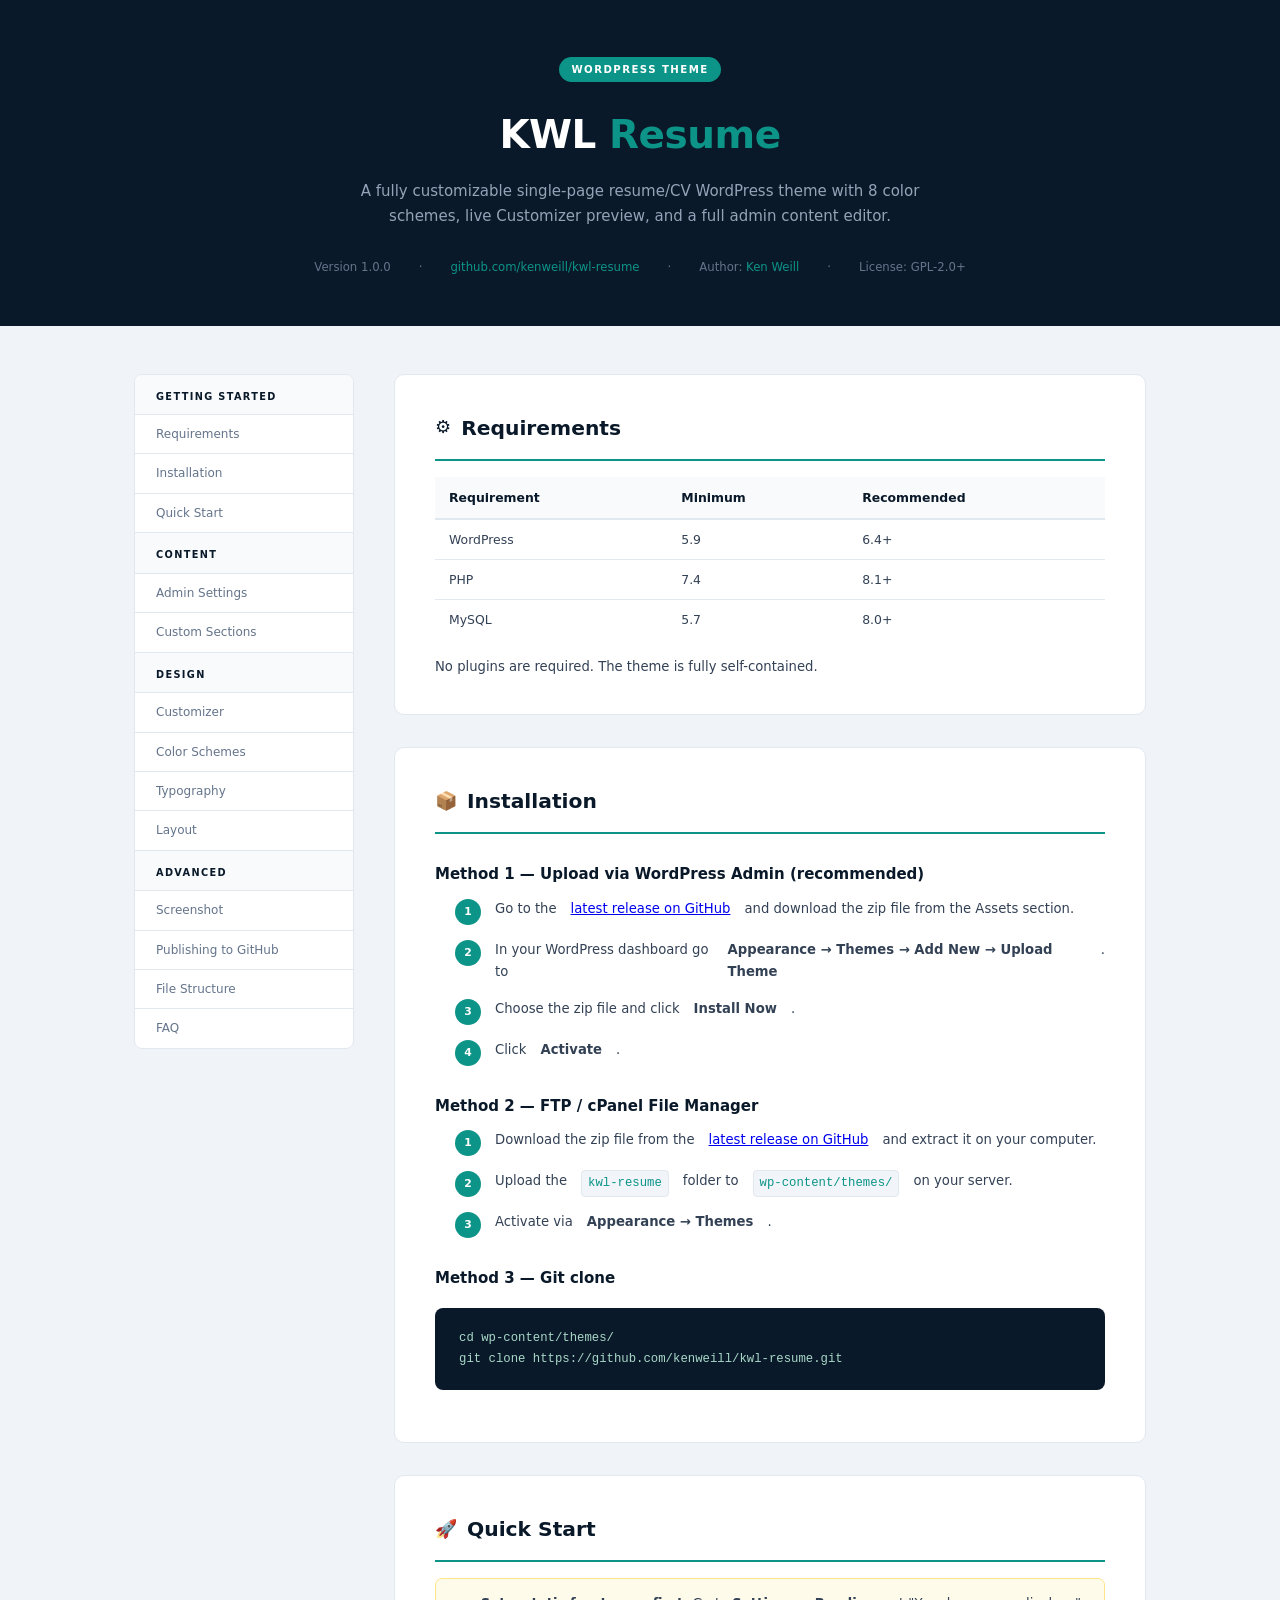
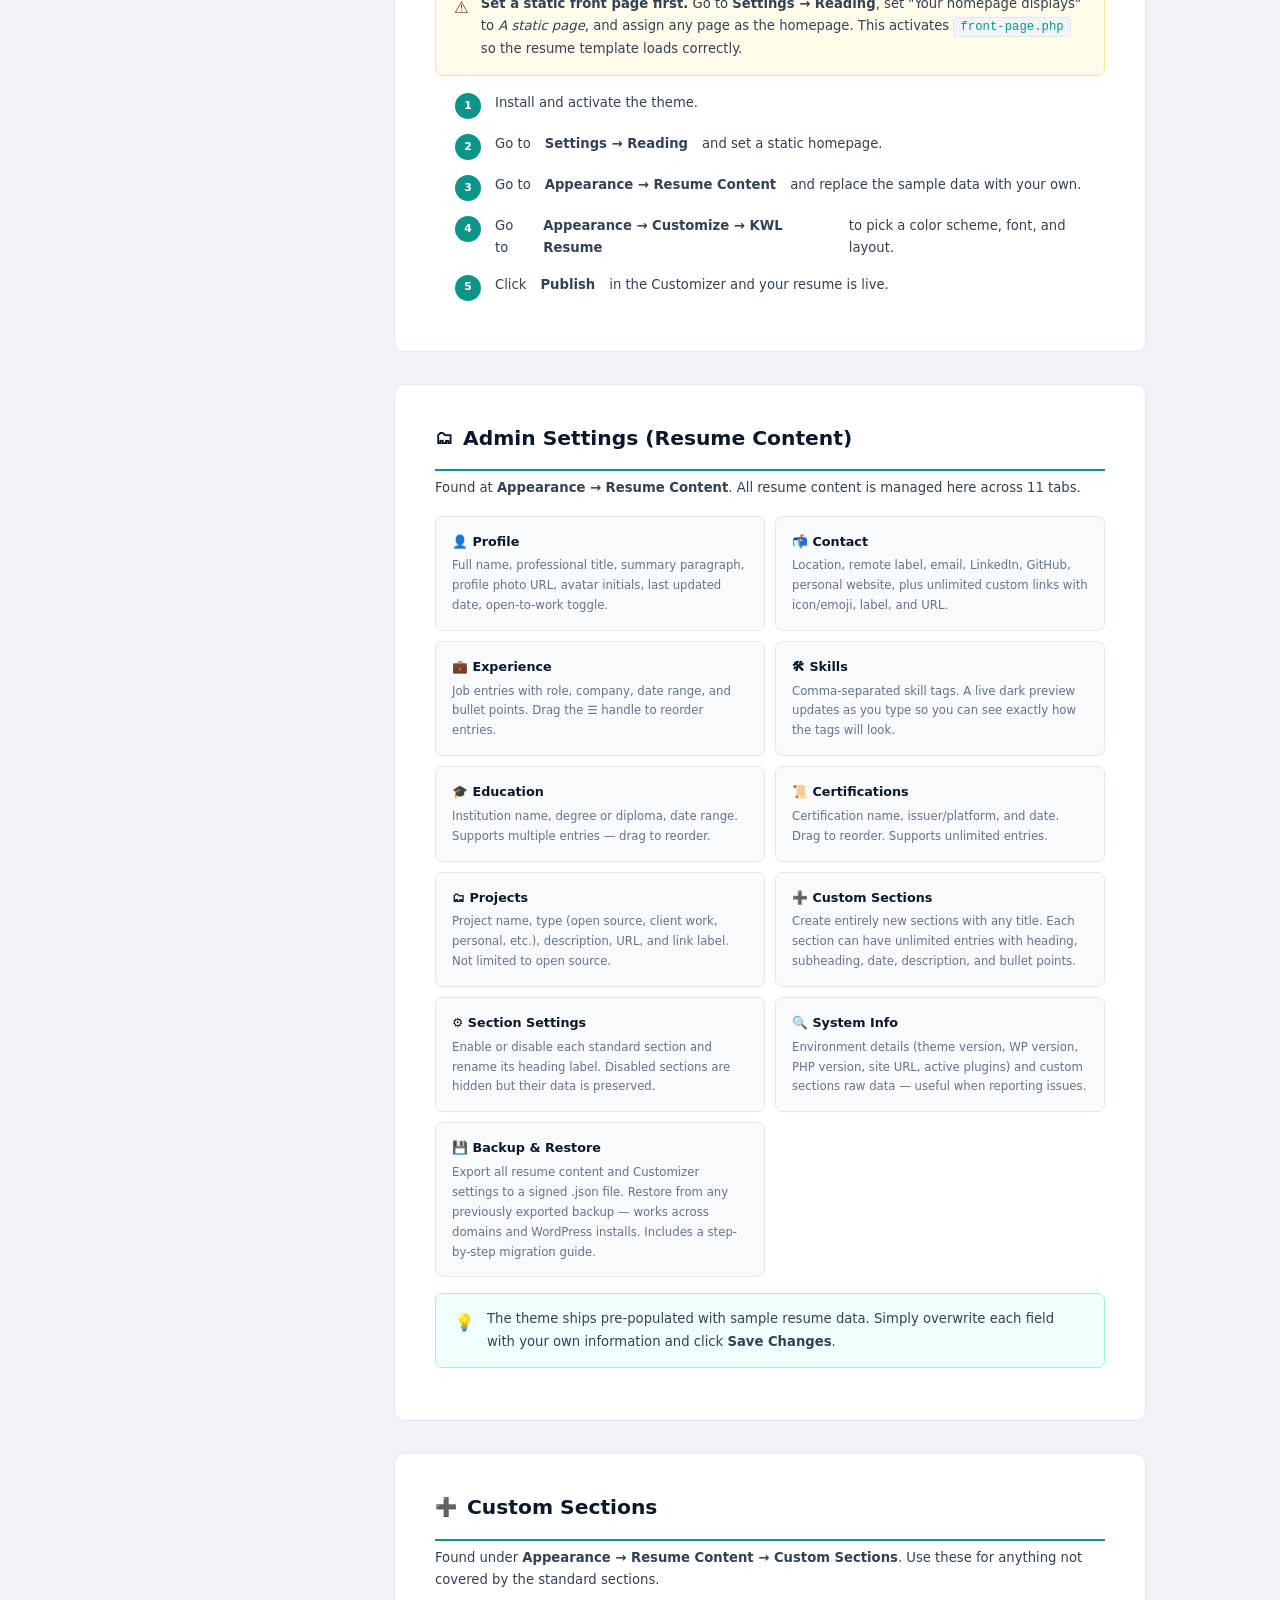
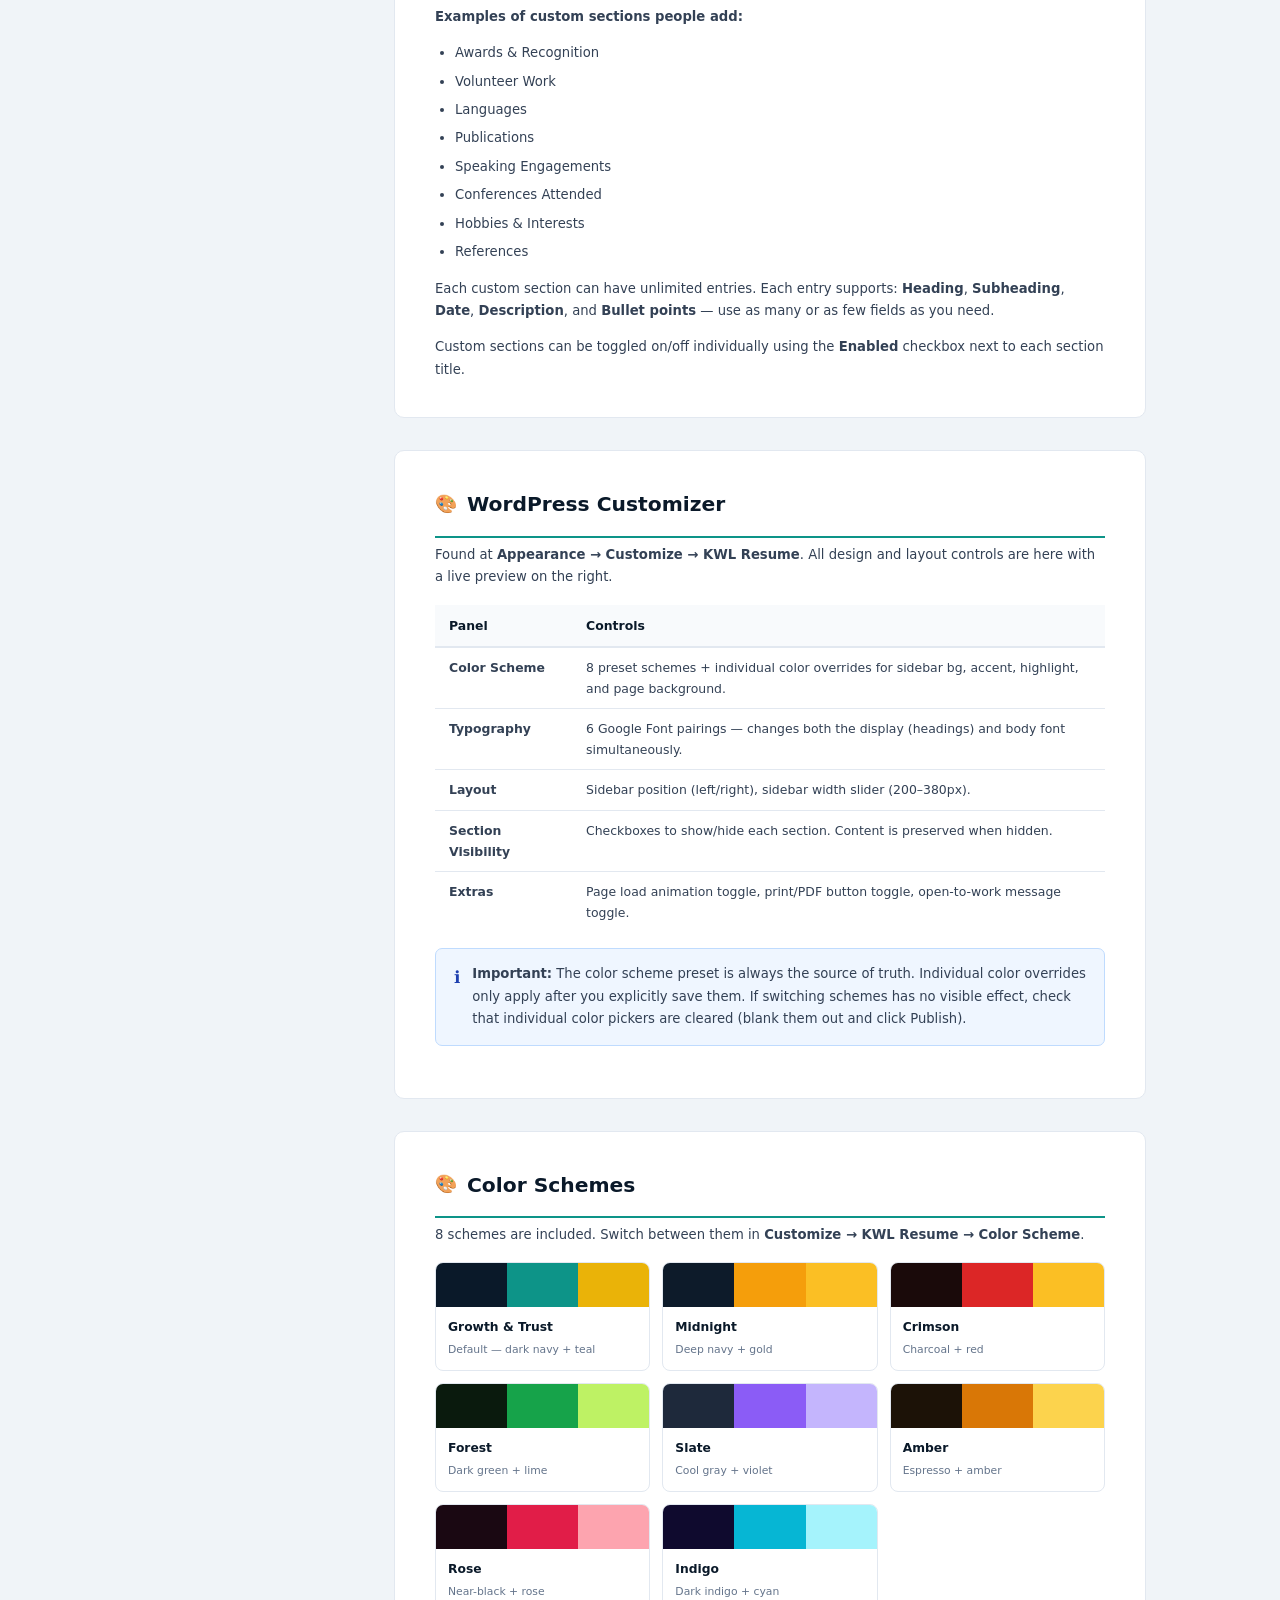
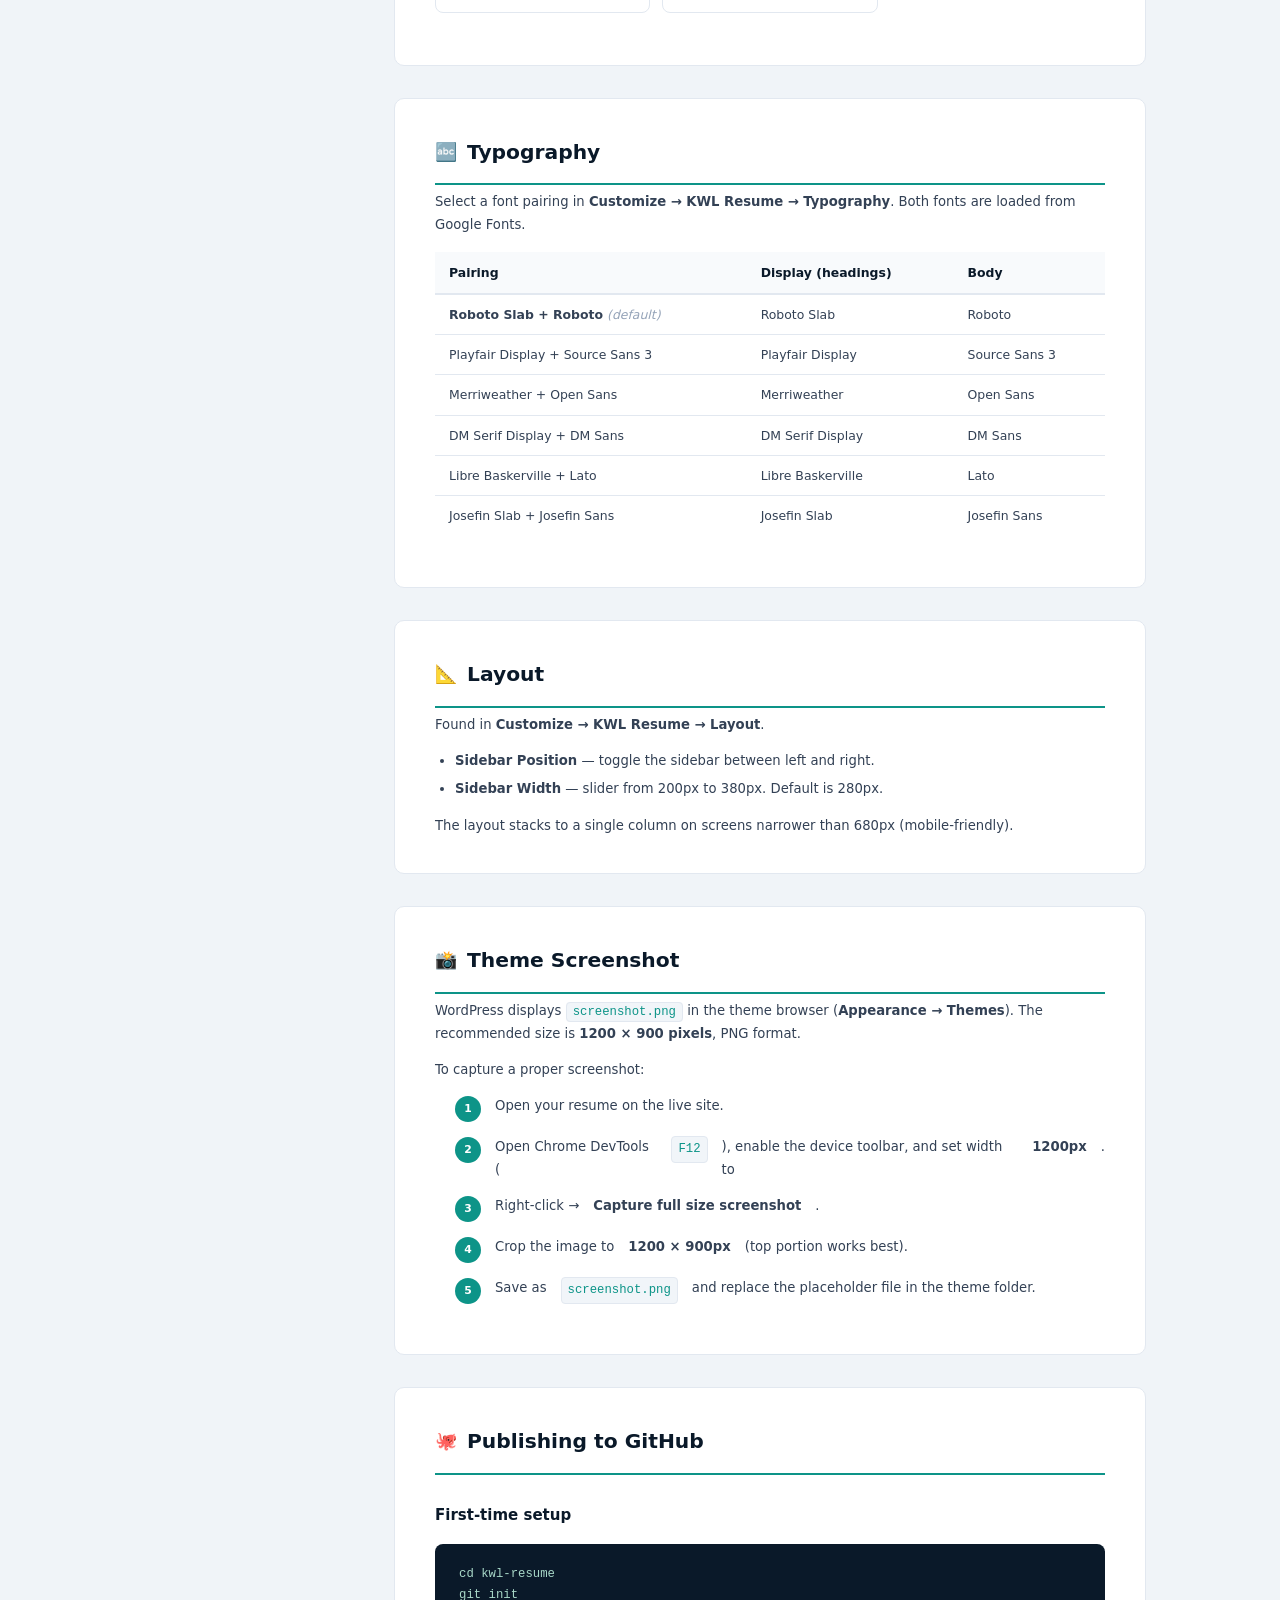
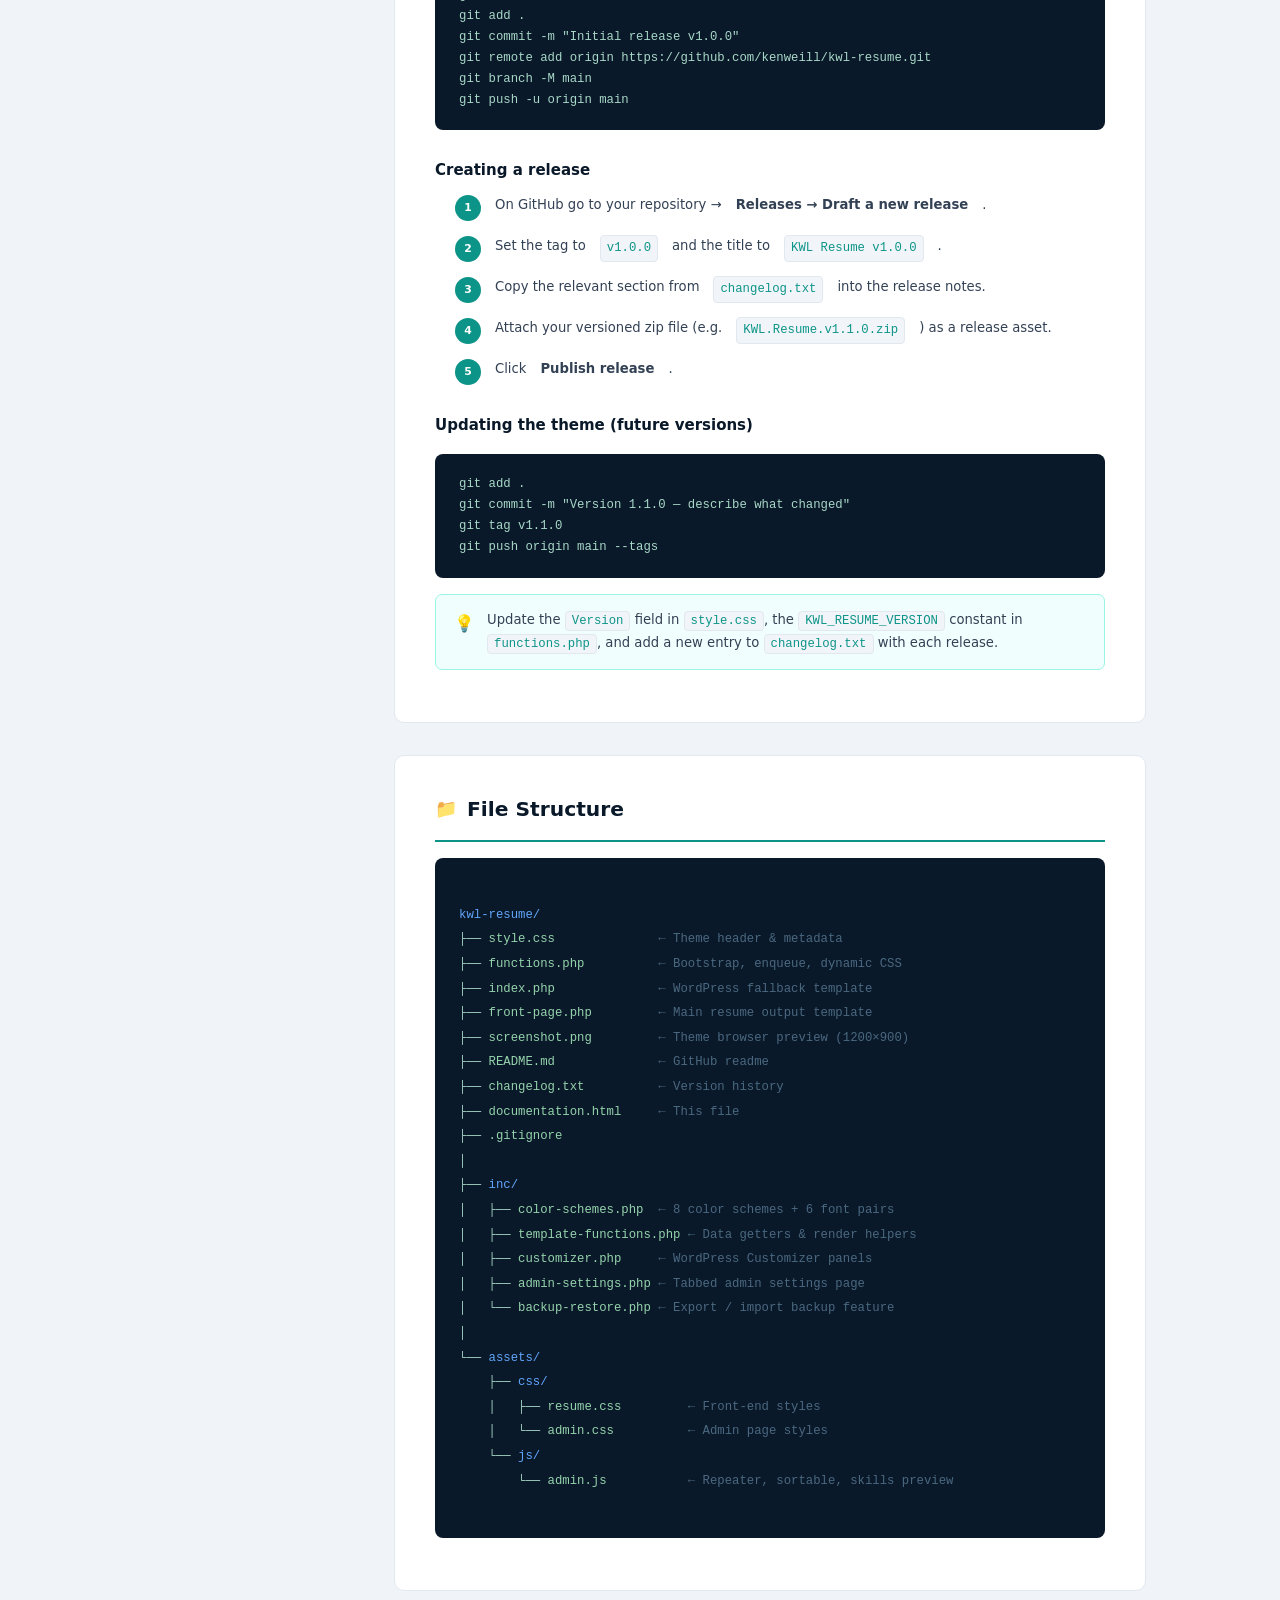
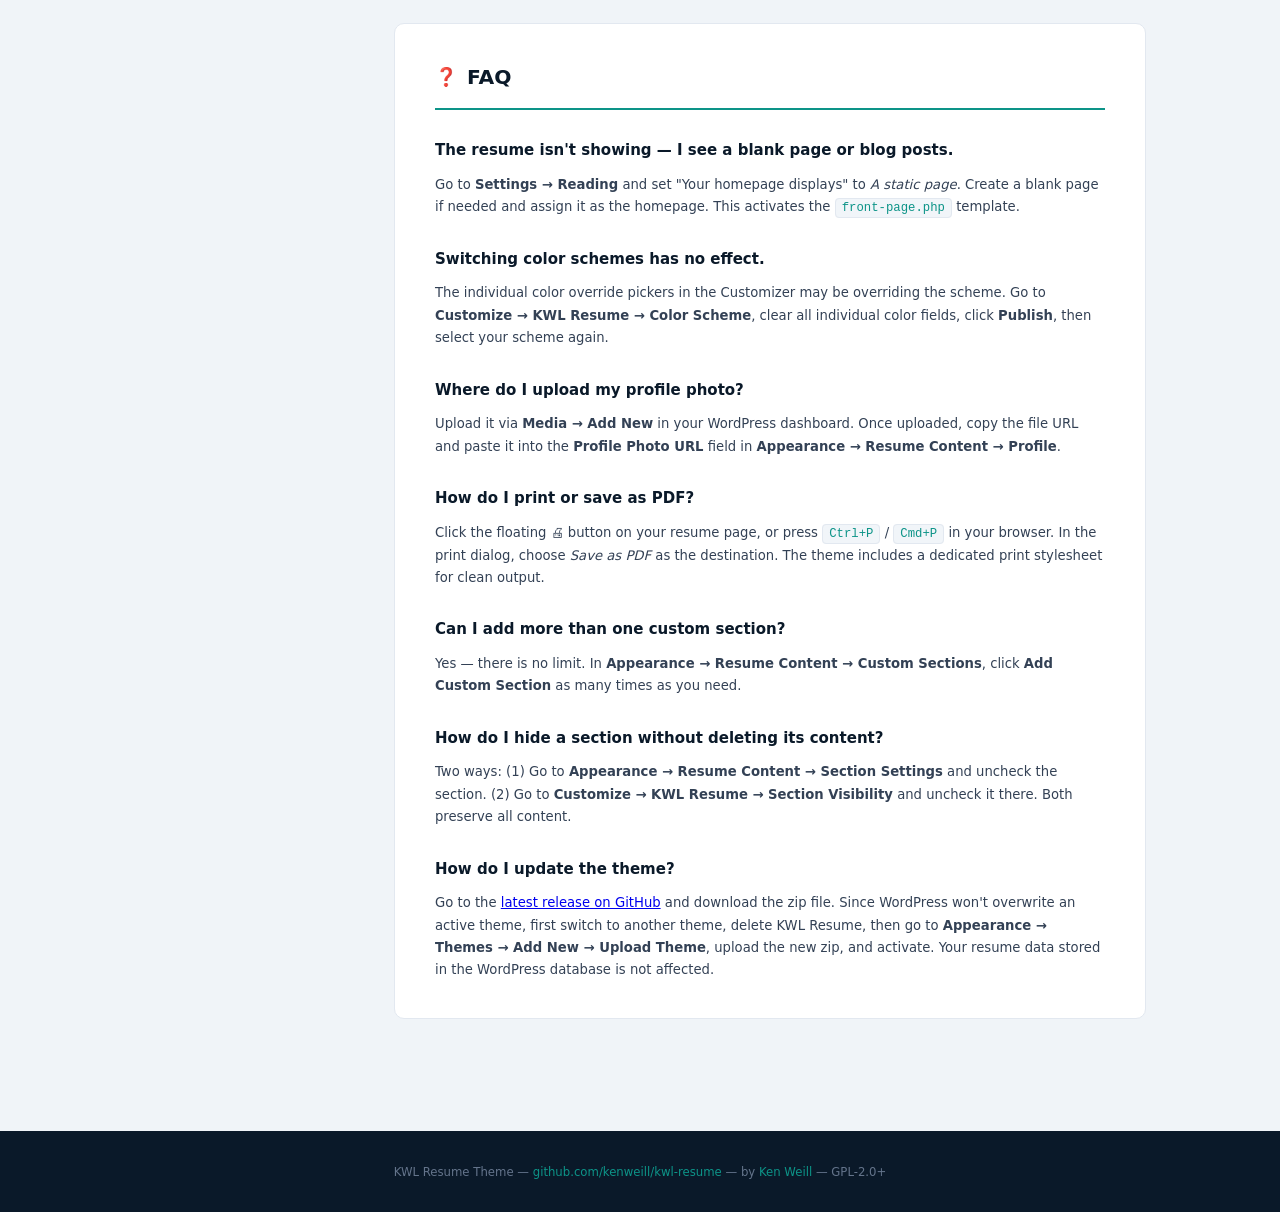
<file: documentation.html>
<!DOCTYPE html>
<html lang="en">
<head>
<meta charset="UTF-8">
<meta name="viewport" content="width=device-width, initial-scale=1.0">
<title>KWL Resume — Documentation</title>
<style>
  *, *::before, *::after { box-sizing: border-box; margin: 0; padding: 0; }

  :root {
    --dark:    #0A1929;
    --accent:  #0D9488;
    --accent2: #14B8A6;
    --gold:    #EAB308;
    --bg:      #F0F4F8;
    --card:    #ffffff;
    --text:    #1E2D3D;
    --muted:   #64748B;
    --border:  #E2E8F0;
  }

  html { font-size: 15px; scroll-behavior: smooth; }

  body {
    font-family: 'Segoe UI', system-ui, sans-serif;
    background: var(--bg);
    color: var(--text);
    line-height: 1.7;
  }

  /* ── HEADER ── */
  .doc-header {
    background: var(--dark);
    color: #fff;
    padding: 56px 40px 48px;
    text-align: center;
  }
  .doc-header .badge {
    display: inline-block;
    background: var(--accent);
    color: #fff;
    font-size: 0.68rem;
    font-weight: 700;
    letter-spacing: 0.14em;
    text-transform: uppercase;
    padding: 4px 12px;
    border-radius: 20px;
    margin-bottom: 20px;
  }
  .doc-header h1 {
    font-size: 2.6rem;
    font-weight: 700;
    letter-spacing: -0.5px;
    margin-bottom: 10px;
  }
  .doc-header h1 span { color: var(--accent); }
  .doc-header p {
    font-size: 1rem;
    color: #94A3B8;
    max-width: 560px;
    margin: 0 auto 28px;
  }
  .header-meta {
    display: flex;
    justify-content: center;
    gap: 28px;
    flex-wrap: wrap;
    font-size: 0.78rem;
    color: #64748B;
  }
  .header-meta a { color: var(--accent); text-decoration: none; }
  .header-meta a:hover { color: var(--accent2); }

  /* ── LAYOUT ── */
  .doc-wrap {
    max-width: 1060px;
    margin: 0 auto;
    padding: 48px 24px 80px;
    display: grid;
    grid-template-columns: 220px 1fr;
    gap: 40px;
    align-items: start;
  }

  /* ── SIDEBAR NAV ── */
  .doc-nav {
    position: sticky;
    top: 24px;
  }
  .doc-nav ul {
    list-style: none;
    background: var(--card);
    border: 1px solid var(--border);
    border-radius: 8px;
    overflow: hidden;
  }
  .doc-nav li a {
    display: block;
    padding: 9px 18px;
    font-size: 0.8rem;
    font-weight: 500;
    color: var(--muted);
    text-decoration: none;
    border-left: 3px solid transparent;
    transition: color 0.15s, border-color 0.15s, background 0.15s;
  }
  .doc-nav li a:hover {
    color: var(--accent);
    border-left-color: var(--accent);
    background: #F0FFFE;
  }
  .doc-nav li.nav-group > a {
    font-size: 0.65rem;
    font-weight: 700;
    letter-spacing: 0.14em;
    text-transform: uppercase;
    color: var(--dark);
    background: #F8FAFC;
    border-left-color: transparent;
    cursor: default;
    padding-top: 14px;
  }
  .doc-nav li + li { border-top: 1px solid var(--border); }

  /* ── MAIN CONTENT ── */
  .doc-content { min-width: 0; }

  .doc-section {
    background: var(--card);
    border: 1px solid var(--border);
    border-radius: 10px;
    padding: 36px 40px;
    margin-bottom: 32px;
    scroll-margin-top: 24px;
  }

  .doc-section h2 {
    font-size: 1.35rem;
    font-weight: 700;
    color: var(--dark);
    margin-bottom: 6px;
    padding-bottom: 14px;
    border-bottom: 2px solid var(--accent);
    display: flex;
    align-items: center;
    gap: 10px;
  }
  .doc-section h2 .icon { font-size: 1.2rem; }

  .doc-section h3 {
    font-size: 1rem;
    font-weight: 600;
    color: var(--dark);
    margin: 28px 0 10px;
  }

  .doc-section p { margin-bottom: 14px; color: #334155; font-size: 0.88rem; }
  .doc-section p:last-child { margin-bottom: 0; }

  .doc-section ul, .doc-section ol {
    margin: 0 0 14px 20px;
    font-size: 0.88rem;
    color: #334155;
  }
  .doc-section li { margin-bottom: 6px; }

  /* ── STEP LIST ── */
  .steps { list-style: none; margin: 0 0 16px; padding: 0; }
  .steps li {
    display: flex;
    gap: 14px;
    align-items: flex-start;
    margin-bottom: 14px;
    font-size: 0.88rem;
    color: #334155;
  }
  .steps li .step-num {
    flex-shrink: 0;
    width: 26px;
    height: 26px;
    border-radius: 50%;
    background: var(--accent);
    color: #fff;
    font-size: 0.72rem;
    font-weight: 700;
    display: flex;
    align-items: center;
    justify-content: center;
    margin-top: 1px;
  }

  /* ── CODE ── */
  code {
    background: #F1F5F9;
    border: 1px solid #E2E8F0;
    border-radius: 4px;
    padding: 2px 6px;
    font-size: 0.82rem;
    font-family: 'Cascadia Code', 'Fira Code', monospace;
    color: #0D9488;
  }
  pre {
    background: #0A1929;
    color: #A8D8C8;
    border-radius: 8px;
    padding: 20px 24px;
    font-size: 0.82rem;
    font-family: 'Cascadia Code', 'Fira Code', monospace;
    overflow-x: auto;
    margin: 16px 0;
    line-height: 1.7;
  }

  /* ── SCHEME GRID ── */
  .scheme-grid {
    display: grid;
    grid-template-columns: repeat(auto-fill, minmax(200px, 1fr));
    gap: 12px;
    margin: 16px 0;
  }
  .scheme-card {
    border: 1px solid var(--border);
    border-radius: 8px;
    overflow: hidden;
    font-size: 0.78rem;
  }
  .scheme-preview {
    height: 44px;
    display: flex;
  }
  .scheme-preview span { flex: 1; }
  .scheme-info { padding: 10px 12px; }
  .scheme-info strong { display: block; font-size: 0.82rem; color: var(--dark); margin-bottom: 2px; }
  .scheme-info span { color: var(--muted); font-size: 0.72rem; }

  /* ── FONT TABLE ── */
  table {
    width: 100%;
    border-collapse: collapse;
    font-size: 0.83rem;
    margin: 16px 0;
  }
  th {
    background: #F8FAFC;
    font-weight: 600;
    color: var(--dark);
    padding: 10px 14px;
    text-align: left;
    border-bottom: 2px solid var(--border);
  }
  td {
    padding: 9px 14px;
    border-bottom: 1px solid var(--border);
    color: #334155;
    vertical-align: top;
  }
  tr:last-child td { border-bottom: none; }
  tr:hover td { background: #F8FFFE; }

  /* ── CALLOUT BOXES ── */
  .callout {
    border-radius: 7px;
    padding: 14px 18px;
    margin: 16px 0;
    font-size: 0.85rem;
    display: flex;
    gap: 12px;
    align-items: flex-start;
  }
  .callout-icon { font-size: 1.1rem; flex-shrink: 0; margin-top: 1px; }
  .callout p { margin: 0; }
  .callout-info { background: #EFF6FF; border: 1px solid #BFDBFE; color: #1E40AF; }
  .callout-tip  { background: #F0FFFE; border: 1px solid #99F6E4; color: #065F46; }
  .callout-warn { background: #FFFBEB; border: 1px solid #FDE68A; color: #92400E; }

  /* ── FILE TREE ── */
  .file-tree {
    white-space: pre;
    background: #0A1929;
    color: #A8D8C8;
    border-radius: 8px;
    padding: 20px 24px;
    font-size: 0.82rem;
    font-family: 'Cascadia Code', 'Fira Code', monospace;
    line-height: 2;
    margin: 16px 0;
  }
  .file-tree .dir { color: #60A5FA; }
  .file-tree .file { color: #94D3AC; }
  .file-tree .comment { color: #4A6880; }

  /* ── ADMIN TABS ── */
  .tab-list {
    display: grid;
    grid-template-columns: repeat(auto-fill, minmax(240px, 1fr));
    gap: 10px;
    margin: 16px 0;
  }
  .tab-card {
    background: #F8FAFC;
    border: 1px solid var(--border);
    border-radius: 7px;
    padding: 14px 16px;
  }
  .tab-card strong {
    display: block;
    font-size: 0.85rem;
    color: var(--dark);
    margin-bottom: 4px;
  }
  .tab-card p { font-size: 0.78rem; color: var(--muted); margin: 0; }

  /* ── FOOTER ── */
  .doc-footer {
    background: var(--dark);
    color: #64748B;
    text-align: center;
    padding: 32px 24px;
    font-size: 0.78rem;
  }
  .doc-footer a { color: var(--accent); text-decoration: none; }

  @media (max-width: 720px) {
    .doc-wrap { grid-template-columns: 1fr; }
    .doc-nav { display: none; }
    .doc-section { padding: 24px 20px; }
    .doc-header { padding: 36px 20px 32px; }
    .doc-header h1 { font-size: 1.9rem; }
  }
</style>
</head>
<body>

<!-- ── HEADER ── -->
<header class="doc-header">
  <div class="badge">WordPress Theme</div>
  <h1>KWL <span>Resume</span></h1>
  <p>A fully customizable single-page resume/CV WordPress theme with 8 color schemes, live Customizer preview, and a full admin content editor.</p>
  <div class="header-meta">
    <span>Version 1.0.0</span>
    <span>·</span>
    <a href="https://github.com/kenweill/kwl-resume" target="_blank">github.com/kenweill/kwl-resume</a>
    <span>·</span>
    <span>Author: <a href="https://github.com/kenweill" target="_blank">Ken Weill</a></span>
    <span>·</span>
    <span>License: GPL-2.0+</span>
  </div>
</header>

<div class="doc-wrap">

  <!-- ── SIDEBAR NAV ── -->
  <nav class="doc-nav">
    <ul>
      <li class="nav-group"><a>Getting Started</a></li>
      <li><a href="#requirements">Requirements</a></li>
      <li><a href="#installation">Installation</a></li>
      <li><a href="#quick-start">Quick Start</a></li>
      <li class="nav-group"><a>Content</a></li>
      <li><a href="#admin-settings">Admin Settings</a></li>
      <li><a href="#custom-sections">Custom Sections</a></li>
      <li class="nav-group"><a>Design</a></li>
      <li><a href="#customizer">Customizer</a></li>
      <li><a href="#color-schemes">Color Schemes</a></li>
      <li><a href="#typography">Typography</a></li>
      <li><a href="#layout">Layout</a></li>
      <li class="nav-group"><a>Advanced</a></li>
      <li><a href="#screenshot">Screenshot</a></li>
      <li><a href="#github">Publishing to GitHub</a></li>
      <li><a href="#file-structure">File Structure</a></li>
      <li><a href="#faq">FAQ</a></li>
    </ul>
  </nav>

  <!-- ── MAIN CONTENT ── -->
  <main class="doc-content">

    <!-- Requirements -->
    <section class="doc-section" id="requirements">
      <h2><span class="icon">⚙️</span> Requirements</h2>
      <table>
        <tr><th>Requirement</th><th>Minimum</th><th>Recommended</th></tr>
        <tr><td>WordPress</td><td>5.9</td><td>6.4+</td></tr>
        <tr><td>PHP</td><td>7.4</td><td>8.1+</td></tr>
        <tr><td>MySQL</td><td>5.7</td><td>8.0+</td></tr>
      </table>
      <p>No plugins are required. The theme is fully self-contained.</p>
    </section>

    <!-- Installation -->
    <section class="doc-section" id="installation">
      <h2><span class="icon">📦</span> Installation</h2>

      <h3>Method 1 — Upload via WordPress Admin (recommended)</h3>
      <ol class="steps">
        <li><span class="step-num">1</span>Go to the <a href="https://github.com/kenweill/kwl-resume/releases/latest" target="_blank" rel="noopener">latest release on GitHub</a> and download the zip file from the Assets section.</li>
        <li><span class="step-num">2</span>In your WordPress dashboard go to <strong>Appearance → Themes → Add New → Upload Theme</strong>.</li>
        <li><span class="step-num">3</span>Choose the zip file and click <strong>Install Now</strong>.</li>
        <li><span class="step-num">4</span>Click <strong>Activate</strong>.</li>
      </ol>

      <h3>Method 2 — FTP / cPanel File Manager</h3>
      <ol class="steps">
        <li><span class="step-num">1</span>Download the zip file from the <a href="https://github.com/kenweill/kwl-resume/releases/latest" target="_blank" rel="noopener">latest release on GitHub</a> and extract it on your computer.</li>
        <li><span class="step-num">2</span>Upload the <code>kwl-resume</code> folder to <code>wp-content/themes/</code> on your server.</li>
        <li><span class="step-num">3</span>Activate via <strong>Appearance → Themes</strong>.</li>
      </ol>

      <h3>Method 3 — Git clone</h3>
      <pre>cd wp-content/themes/
git clone https://github.com/kenweill/kwl-resume.git</pre>
    </section>

    <!-- Quick Start -->
    <section class="doc-section" id="quick-start">
      <h2><span class="icon">🚀</span> Quick Start</h2>

      <div class="callout callout-warn">
        <span class="callout-icon">⚠️</span>
        <p><strong>Set a static front page first.</strong> Go to <strong>Settings → Reading</strong>, set "Your homepage displays" to <em>A static page</em>, and assign any page as the homepage. This activates <code>front-page.php</code> so the resume template loads correctly.</p>
      </div>

      <ol class="steps">
        <li><span class="step-num">1</span>Install and activate the theme.</li>
        <li><span class="step-num">2</span>Go to <strong>Settings → Reading</strong> and set a static homepage.</li>
        <li><span class="step-num">3</span>Go to <strong>Appearance → Resume Content</strong> and replace the sample data with your own.</li>
        <li><span class="step-num">4</span>Go to <strong>Appearance → Customize → KWL Resume</strong> to pick a color scheme, font, and layout.</li>
        <li><span class="step-num">5</span>Click <strong>Publish</strong> in the Customizer and your resume is live.</li>
      </ol>
    </section>

    <!-- Admin Settings -->
    <section class="doc-section" id="admin-settings">
      <h2><span class="icon">🗂</span> Admin Settings (Resume Content)</h2>
      <p>Found at <strong>Appearance → Resume Content</strong>. All resume content is managed here across 11 tabs.</p>

      <div class="tab-list">
        <div class="tab-card">
          <strong>👤 Profile</strong>
          <p>Full name, professional title, summary paragraph, profile photo URL, avatar initials, last updated date, open-to-work toggle.</p>
        </div>
        <div class="tab-card">
          <strong>📬 Contact</strong>
          <p>Location, remote label, email, LinkedIn, GitHub, personal website, plus unlimited custom links with icon/emoji, label, and URL.</p>
        </div>
        <div class="tab-card">
          <strong>💼 Experience</strong>
          <p>Job entries with role, company, date range, and bullet points. Drag the ☰ handle to reorder entries.</p>
        </div>
        <div class="tab-card">
          <strong>🛠 Skills</strong>
          <p>Comma-separated skill tags. A live dark preview updates as you type so you can see exactly how the tags will look.</p>
        </div>
        <div class="tab-card">
          <strong>🎓 Education</strong>
          <p>Institution name, degree or diploma, date range. Supports multiple entries — drag to reorder.</p>
        </div>
        <div class="tab-card">
          <strong>📜 Certifications</strong>
          <p>Certification name, issuer/platform, and date. Drag to reorder. Supports unlimited entries.</p>
        </div>
        <div class="tab-card">
          <strong>🗂 Projects</strong>
          <p>Project name, type (open source, client work, personal, etc.), description, URL, and link label. Not limited to open source.</p>
        </div>
        <div class="tab-card">
          <strong>➕ Custom Sections</strong>
          <p>Create entirely new sections with any title. Each section can have unlimited entries with heading, subheading, date, description, and bullet points.</p>
        </div>
        <div class="tab-card">
          <strong>⚙️ Section Settings</strong>
          <p>Enable or disable each standard section and rename its heading label. Disabled sections are hidden but their data is preserved.</p>
        </div>
        <div class="tab-card">
          <strong>🔍 System Info</strong>
          <p>Environment details (theme version, WP version, PHP version, site URL, active plugins) and custom sections raw data — useful when reporting issues.</p>
        </div>
        <div class="tab-card">
          <strong>💾 Backup &amp; Restore</strong>
          <p>Export all resume content and Customizer settings to a signed .json file. Restore from any previously exported backup — works across domains and WordPress installs. Includes a step-by-step migration guide.</p>
        </div>
      </div>

      <div class="callout callout-tip">
        <span class="callout-icon">💡</span>
        <p>The theme ships pre-populated with sample resume data. Simply overwrite each field with your own information and click <strong>Save Changes</strong>.</p>
      </div>
    </section>

    <!-- Custom Sections -->
    <section class="doc-section" id="custom-sections">
      <h2><span class="icon">➕</span> Custom Sections</h2>
      <p>Found under <strong>Appearance → Resume Content → Custom Sections</strong>. Use these for anything not covered by the standard sections.</p>

      <p><strong>Examples of custom sections people add:</strong></p>
      <ul>
        <li>Awards &amp; Recognition</li>
        <li>Volunteer Work</li>
        <li>Languages</li>
        <li>Publications</li>
        <li>Speaking Engagements</li>
        <li>Conferences Attended</li>
        <li>Hobbies &amp; Interests</li>
        <li>References</li>
      </ul>

      <p>Each custom section can have unlimited entries. Each entry supports: <strong>Heading</strong>, <strong>Subheading</strong>, <strong>Date</strong>, <strong>Description</strong>, and <strong>Bullet points</strong> — use as many or as few fields as you need.</p>

      <p>Custom sections can be toggled on/off individually using the <strong>Enabled</strong> checkbox next to each section title.</p>
    </section>

    <!-- Customizer -->
    <section class="doc-section" id="customizer">
      <h2><span class="icon">🎨</span> WordPress Customizer</h2>
      <p>Found at <strong>Appearance → Customize → KWL Resume</strong>. All design and layout controls are here with a live preview on the right.</p>

      <table>
        <tr><th>Panel</th><th>Controls</th></tr>
        <tr>
          <td><strong>Color Scheme</strong></td>
          <td>8 preset schemes + individual color overrides for sidebar bg, accent, highlight, and page background.</td>
        </tr>
        <tr>
          <td><strong>Typography</strong></td>
          <td>6 Google Font pairings — changes both the display (headings) and body font simultaneously.</td>
        </tr>
        <tr>
          <td><strong>Layout</strong></td>
          <td>Sidebar position (left/right), sidebar width slider (200–380px).</td>
        </tr>
        <tr>
          <td><strong>Section Visibility</strong></td>
          <td>Checkboxes to show/hide each section. Content is preserved when hidden.</td>
        </tr>
        <tr>
          <td><strong>Extras</strong></td>
          <td>Page load animation toggle, print/PDF button toggle, open-to-work message toggle.</td>
        </tr>
      </table>

      <div class="callout callout-info">
        <span class="callout-icon">ℹ️</span>
        <p><strong>Important:</strong> The color scheme preset is always the source of truth. Individual color overrides only apply after you explicitly save them. If switching schemes has no visible effect, check that individual color pickers are cleared (blank them out and click Publish).</p>
      </div>
    </section>

    <!-- Color Schemes -->
    <section class="doc-section" id="color-schemes">
      <h2><span class="icon">🎨</span> Color Schemes</h2>
      <p>8 schemes are included. Switch between them in <strong>Customize → KWL Resume → Color Scheme</strong>.</p>

      <div class="scheme-grid">
        <div class="scheme-card">
          <div class="scheme-preview">
            <span style="background:#0A1929"></span>
            <span style="background:#0D9488"></span>
            <span style="background:#EAB308"></span>
          </div>
          <div class="scheme-info">
            <strong>Growth &amp; Trust</strong>
            <span>Default — dark navy + teal</span>
          </div>
        </div>
        <div class="scheme-card">
          <div class="scheme-preview">
            <span style="background:#0D1B2A"></span>
            <span style="background:#F59E0B"></span>
            <span style="background:#FBBF24"></span>
          </div>
          <div class="scheme-info">
            <strong>Midnight</strong>
            <span>Deep navy + gold</span>
          </div>
        </div>
        <div class="scheme-card">
          <div class="scheme-preview">
            <span style="background:#1A0A0A"></span>
            <span style="background:#DC2626"></span>
            <span style="background:#FBBF24"></span>
          </div>
          <div class="scheme-info">
            <strong>Crimson</strong>
            <span>Charcoal + red</span>
          </div>
        </div>
        <div class="scheme-card">
          <div class="scheme-preview">
            <span style="background:#0A1A0D"></span>
            <span style="background:#16A34A"></span>
            <span style="background:#BEF264"></span>
          </div>
          <div class="scheme-info">
            <strong>Forest</strong>
            <span>Dark green + lime</span>
          </div>
        </div>
        <div class="scheme-card">
          <div class="scheme-preview">
            <span style="background:#1E293B"></span>
            <span style="background:#8B5CF6"></span>
            <span style="background:#C4B5FD"></span>
          </div>
          <div class="scheme-info">
            <strong>Slate</strong>
            <span>Cool gray + violet</span>
          </div>
        </div>
        <div class="scheme-card">
          <div class="scheme-preview">
            <span style="background:#1C1207"></span>
            <span style="background:#D97706"></span>
            <span style="background:#FCD34D"></span>
          </div>
          <div class="scheme-info">
            <strong>Amber</strong>
            <span>Espresso + amber</span>
          </div>
        </div>
        <div class="scheme-card">
          <div class="scheme-preview">
            <span style="background:#1A0812"></span>
            <span style="background:#E11D48"></span>
            <span style="background:#FDA4AF"></span>
          </div>
          <div class="scheme-info">
            <strong>Rose</strong>
            <span>Near-black + rose</span>
          </div>
        </div>
        <div class="scheme-card">
          <div class="scheme-preview">
            <span style="background:#0F0A2E"></span>
            <span style="background:#06B6D4"></span>
            <span style="background:#A5F3FC"></span>
          </div>
          <div class="scheme-info">
            <strong>Indigo</strong>
            <span>Dark indigo + cyan</span>
          </div>
        </div>
      </div>
    </section>

    <!-- Typography -->
    <section class="doc-section" id="typography">
      <h2><span class="icon">🔤</span> Typography</h2>
      <p>Select a font pairing in <strong>Customize → KWL Resume → Typography</strong>. Both fonts are loaded from Google Fonts.</p>
      <table>
        <tr><th>Pairing</th><th>Display (headings)</th><th>Body</th></tr>
        <tr><td><strong>Roboto Slab + Roboto</strong> <em style="color:#94A3B8">(default)</em></td><td>Roboto Slab</td><td>Roboto</td></tr>
        <tr><td>Playfair Display + Source Sans 3</td><td>Playfair Display</td><td>Source Sans 3</td></tr>
        <tr><td>Merriweather + Open Sans</td><td>Merriweather</td><td>Open Sans</td></tr>
        <tr><td>DM Serif Display + DM Sans</td><td>DM Serif Display</td><td>DM Sans</td></tr>
        <tr><td>Libre Baskerville + Lato</td><td>Libre Baskerville</td><td>Lato</td></tr>
        <tr><td>Josefin Slab + Josefin Sans</td><td>Josefin Slab</td><td>Josefin Sans</td></tr>
      </table>
    </section>

    <!-- Layout -->
    <section class="doc-section" id="layout">
      <h2><span class="icon">📐</span> Layout</h2>
      <p>Found in <strong>Customize → KWL Resume → Layout</strong>.</p>
      <ul>
        <li><strong>Sidebar Position</strong> — toggle the sidebar between left and right.</li>
        <li><strong>Sidebar Width</strong> — slider from 200px to 380px. Default is 280px.</li>
      </ul>
      <p>The layout stacks to a single column on screens narrower than 680px (mobile-friendly).</p>
    </section>

    <!-- Screenshot -->
    <section class="doc-section" id="screenshot">
      <h2><span class="icon">📸</span> Theme Screenshot</h2>
      <p>WordPress displays <code>screenshot.png</code> in the theme browser (<strong>Appearance → Themes</strong>). The recommended size is <strong>1200 × 900 pixels</strong>, PNG format.</p>

      <p>To capture a proper screenshot:</p>
      <ol class="steps">
        <li><span class="step-num">1</span>Open your resume on the live site.</li>
        <li><span class="step-num">2</span>Open Chrome DevTools (<code>F12</code>), enable the device toolbar, and set width to <strong>1200px</strong>.</li>
        <li><span class="step-num">3</span>Right-click → <strong>Capture full size screenshot</strong>.</li>
        <li><span class="step-num">4</span>Crop the image to <strong>1200 × 900px</strong> (top portion works best).</li>
        <li><span class="step-num">5</span>Save as <code>screenshot.png</code> and replace the placeholder file in the theme folder.</li>
      </ol>
    </section>

    <!-- GitHub -->
    <section class="doc-section" id="github">
      <h2><span class="icon">🐙</span> Publishing to GitHub</h2>

      <h3>First-time setup</h3>
      <pre>cd kwl-resume
git init
git add .
git commit -m "Initial release v1.0.0"
git remote add origin https://github.com/kenweill/kwl-resume.git
git branch -M main
git push -u origin main</pre>

      <h3>Creating a release</h3>
      <ol class="steps">
        <li><span class="step-num">1</span>On GitHub go to your repository → <strong>Releases → Draft a new release</strong>.</li>
        <li><span class="step-num">2</span>Set the tag to <code>v1.0.0</code> and the title to <code>KWL Resume v1.0.0</code>.</li>
        <li><span class="step-num">3</span>Copy the relevant section from <code>changelog.txt</code> into the release notes.</li>
        <li><span class="step-num">4</span>Attach your versioned zip file (e.g. <code>KWL.Resume.v1.1.0.zip</code>) as a release asset.</li>
        <li><span class="step-num">5</span>Click <strong>Publish release</strong>.</li>
      </ol>

      <h3>Updating the theme (future versions)</h3>
      <pre>git add .
git commit -m "Version 1.1.0 — describe what changed"
git tag v1.1.0
git push origin main --tags</pre>

      <div class="callout callout-tip">
        <span class="callout-icon">💡</span>
        <p>Update the <code>Version</code> field in <code>style.css</code>, the <code>KWL_RESUME_VERSION</code> constant in <code>functions.php</code>, and add a new entry to <code>changelog.txt</code> with each release.</p>
      </div>
    </section>

    <!-- File Structure -->
    <section class="doc-section" id="file-structure">
      <h2><span class="icon">📁</span> File Structure</h2>
      <div class="file-tree">
<span class="dir">kwl-resume/</span>
├── <span class="file">style.css</span>              <span class="comment">← Theme header &amp; metadata</span>
├── <span class="file">functions.php</span>          <span class="comment">← Bootstrap, enqueue, dynamic CSS</span>
├── <span class="file">index.php</span>              <span class="comment">← WordPress fallback template</span>
├── <span class="file">front-page.php</span>         <span class="comment">← Main resume output template</span>
├── <span class="file">screenshot.png</span>         <span class="comment">← Theme browser preview (1200×900)</span>
├── <span class="file">README.md</span>              <span class="comment">← GitHub readme</span>
├── <span class="file">changelog.txt</span>          <span class="comment">← Version history</span>
├── <span class="file">documentation.html</span>     <span class="comment">← This file</span>
├── <span class="file">.gitignore</span>
│
├── <span class="dir">inc/</span>
│   ├── <span class="file">color-schemes.php</span>  <span class="comment">← 8 color schemes + 6 font pairs</span>
│   ├── <span class="file">template-functions.php</span> <span class="comment">← Data getters &amp; render helpers</span>
│   ├── <span class="file">customizer.php</span>     <span class="comment">← WordPress Customizer panels</span>
│   ├── <span class="file">admin-settings.php</span> <span class="comment">← Tabbed admin settings page</span>
│   └── <span class="file">backup-restore.php</span> <span class="comment">← Export / import backup feature</span>
│
└── <span class="dir">assets/</span>
    ├── <span class="dir">css/</span>
    │   ├── <span class="file">resume.css</span>         <span class="comment">← Front-end styles</span>
    │   └── <span class="file">admin.css</span>          <span class="comment">← Admin page styles</span>
    └── <span class="dir">js/</span>
        └── <span class="file">admin.js</span>           <span class="comment">← Repeater, sortable, skills preview</span>
      </div>
    </section>

    <!-- FAQ -->
    <section class="doc-section" id="faq">
      <h2><span class="icon">❓</span> FAQ</h2>

      <h3>The resume isn't showing — I see a blank page or blog posts.</h3>
      <p>Go to <strong>Settings → Reading</strong> and set "Your homepage displays" to <em>A static page</em>. Create a blank page if needed and assign it as the homepage. This activates the <code>front-page.php</code> template.</p>

      <h3>Switching color schemes has no effect.</h3>
      <p>The individual color override pickers in the Customizer may be overriding the scheme. Go to <strong>Customize → KWL Resume → Color Scheme</strong>, clear all individual color fields, click <strong>Publish</strong>, then select your scheme again.</p>

      <h3>Where do I upload my profile photo?</h3>
      <p>Upload it via <strong>Media → Add New</strong> in your WordPress dashboard. Once uploaded, copy the file URL and paste it into the <strong>Profile Photo URL</strong> field in <strong>Appearance → Resume Content → Profile</strong>.</p>

      <h3>How do I print or save as PDF?</h3>
      <p>Click the floating 🖨 button on your resume page, or press <code>Ctrl+P</code> / <code>Cmd+P</code> in your browser. In the print dialog, choose <em>Save as PDF</em> as the destination. The theme includes a dedicated print stylesheet for clean output.</p>

      <h3>Can I add more than one custom section?</h3>
      <p>Yes — there is no limit. In <strong>Appearance → Resume Content → Custom Sections</strong>, click <strong>Add Custom Section</strong> as many times as you need.</p>

      <h3>How do I hide a section without deleting its content?</h3>
      <p>Two ways: (1) Go to <strong>Appearance → Resume Content → Section Settings</strong> and uncheck the section. (2) Go to <strong>Customize → KWL Resume → Section Visibility</strong> and uncheck it there. Both preserve all content.</p>

      <h3>How do I update the theme?</h3>
      <p>Go to the <a href="https://github.com/kenweill/kwl-resume/releases/latest" target="_blank" rel="noopener">latest release on GitHub</a> and download the zip file. Since WordPress won't overwrite an active theme, first switch to another theme, delete KWL Resume, then go to <strong>Appearance → Themes → Add New → Upload Theme</strong>, upload the new zip, and activate. Your resume data stored in the WordPress database is not affected.</p>
    </section>

  </main>
</div>

<footer class="doc-footer">
  <p>KWL Resume Theme — <a href="https://github.com/kenweill/kwl-resume">github.com/kenweill/kwl-resume</a> — by <a href="https://github.com/kenweill">Ken Weill</a> — GPL-2.0+</p>
</footer>

</body>
</html>
</file>
